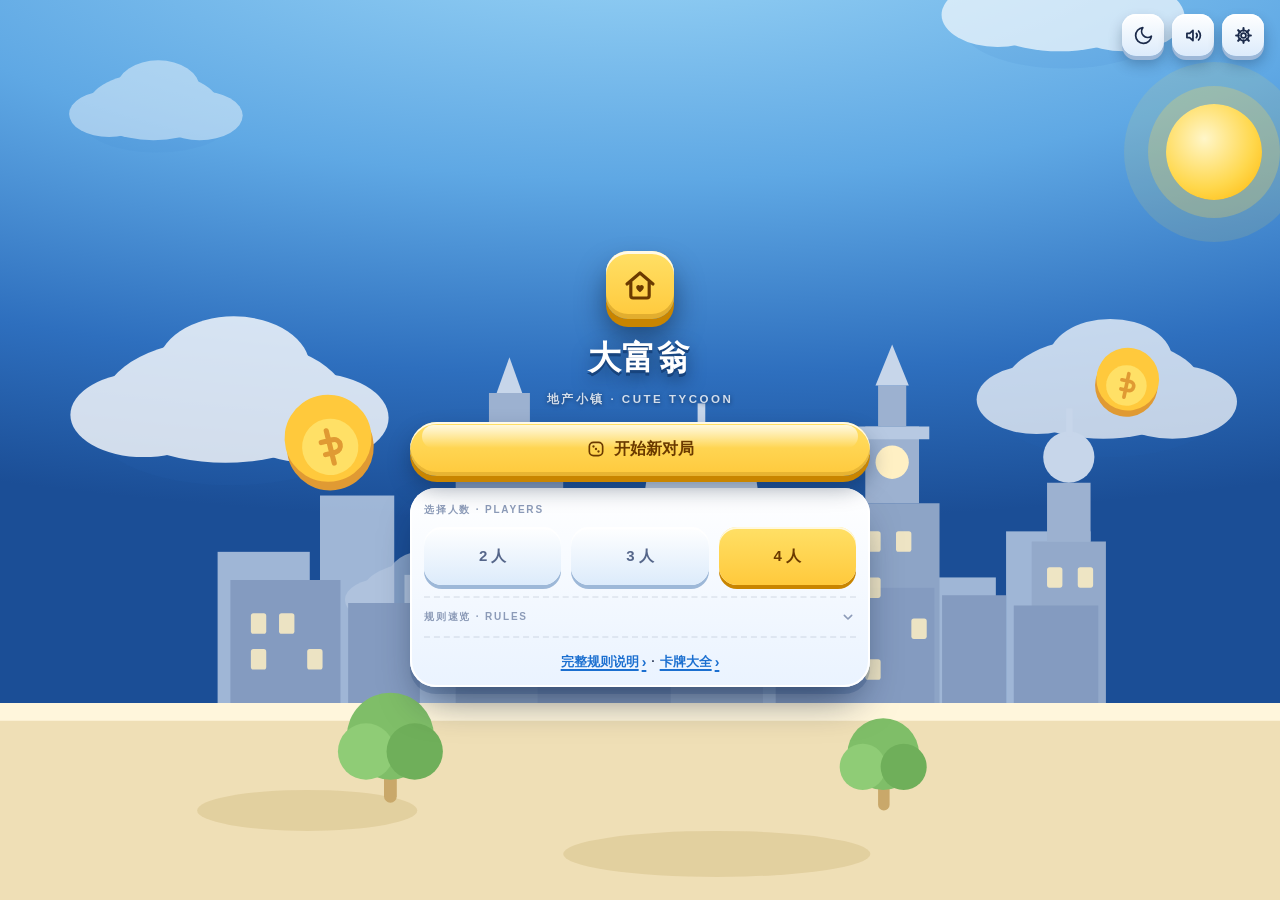
<file: index.html>
<!DOCTYPE html>
<html lang="zh-CN">
<head>
<meta charset="utf-8">
<meta name="viewport" content="width=device-width, initial-scale=1, viewport-fit=cover, maximum-scale=5">
<!-- theme-color 由 js/theme.js 随主题改写（白天 #2E6FBE / 黑夜 #17233C） -->
<meta name="theme-color" content="#2E6FBE">
<meta name="color-scheme" content="light dark">
<meta name="description" content="手机竖屏优先的网页版大富翁：买地、建房、收租、拍卖、抵押、破产，24 格环形棋盘，1 人对战 3 个 AI。纯前端零依赖，打开即玩，可离线。">
<title>大富翁 · 地产小镇</title>
<link rel="canonical" href="https://wnzc.github.io/dafuweng/">

<!-- 分享卡片：微信 / 微博 / Twitter 等抓取的元信息。
     图片是 tools/make-og.mjs 生成的真实对局截图，改完版式重跑即可 -->
<meta property="og:type" content="website">
<meta property="og:site_name" content="大富翁 · 地产小镇">
<meta property="og:locale" content="zh_CN">
<meta property="og:title" content="大富翁 · 地产小镇 — 网页版大富翁，1 人对战 3 个 AI">
<meta property="og:description" content="买地、建房、收租、拍卖、抵押、破产，24 格环形棋盘。手机竖屏优先，纯前端零依赖，打开即玩。">
<meta property="og:url" content="https://wnzc.github.io/dafuweng/">
<meta property="og:image" content="https://wnzc.github.io/dafuweng/assets/og-cover.jpg">
<meta property="og:image:type" content="image/jpeg">
<meta property="og:image:width" content="1200">
<meta property="og:image:height" content="630">
<meta property="og:image:alt" content="大富翁 · 地产小镇：手机上的环形棋盘对局画面">
<meta name="twitter:card" content="summary_large_image">
<meta name="twitter:title" content="大富翁 · 地产小镇 — 网页版大富翁，1 人对战 3 个 AI">
<meta name="twitter:description" content="买地、建房、收租、拍卖、抵押、破产，24 格环形棋盘。手机竖屏优先，纯前端零依赖，打开即玩。">
<meta name="twitter:image" content="https://wnzc.github.io/dafuweng/assets/og-cover.jpg">

<!-- 可安装为应用（PWA）：加到主屏幕后全屏运行，且完全离线可玩 -->
<link rel="manifest" href="manifest.webmanifest">
<meta name="application-name" content="大富翁">
<meta name="mobile-web-app-capable" content="yes">
<meta name="apple-mobile-web-app-capable" content="yes">
<meta name="apple-mobile-web-app-status-bar-style" content="default">
<meta name="apple-mobile-web-app-title" content="大富翁">
<link rel="apple-touch-icon" href="assets/apple-touch-icon.png">

<link rel="icon" href="data:image/svg+xml,%3Csvg xmlns='http://www.w3.org/2000/svg' viewBox='0 0 32 32'%3E%3Cdefs%3E%3ClinearGradient id='g' x1='0' y1='0' x2='0' y2='1'%3E%3Cstop offset='0' stop-color='%236FB6EC'/%3E%3Cstop offset='1' stop-color='%231B4E96'/%3E%3C/linearGradient%3E%3C/defs%3E%3Crect width='32' height='32' rx='7.5' fill='url(%23g)'/%3E%3Ccircle cx='16' cy='16' r='10.4' fill='none' stroke='%23FFFDF4' stroke-width='4.2'/%3E%3Ccircle cx='16' cy='16' r='3.5' fill='%23FFC93C'/%3E%3C/svg%3E">
<!-- 主题必须赶在样式表之前落地，否则首屏会先闪一下白天再变黑 -->
<script src="js/theme.js"></script>
<link rel="stylesheet" href="styles.css">
</head>
<body>

<!-- ============ 背景装饰 ============ -->
<div class="bg" aria-hidden="true">
  <span class="bg__dots"></span>
  <span class="bg__rays"></span>
  <span class="bg__sun"></span>
  <span class="bg__cloud bg__cloud--1"></span>
  <span class="bg__cloud bg__cloud--2"></span>
  <span class="bg__cloud bg__cloud--3"></span>
</div>

<!-- ============ SVG 图标 sprite：2px 圆头描边，圆润造型 ============
     每个图标都必须写成 <symbol viewBox="0 0 24 24">，不能写成 <g>：
     <use> 引 <symbol> 时会把 viewBox 当成缩放盒，把 24 格图形正好铺满引用它的
     <svg class="ico">；而引 <g> 没有 viewBox 可用，图形按 1 单位 = 1px 画在
     21 / 18px 的框里，右边和下边被裁掉一截，视觉上还偏右下。 -->
<svg class="sprite" aria-hidden="true" focusable="false">
  <defs>
    <symbol id="i-go" viewBox="0 0 24 24" fill="none" stroke="currentColor" stroke-width="2" stroke-linecap="round" stroke-linejoin="round"><path d="M4 12h11M11 7.5l4.5 4.5-4.5 4.5"/></symbol>
    <symbol id="i-jail" viewBox="0 0 24 24" fill="none" stroke="currentColor" stroke-width="2" stroke-linecap="round"><path d="M5 5v14M9.7 5v14M14.3 5v14M19 5v14M4 5.2h16M4 18.8h16"/></symbol>
    <symbol id="i-parking" viewBox="0 0 24 24" fill="none" stroke="currentColor" stroke-width="2" stroke-linecap="round" stroke-linejoin="round"><rect x="4" y="4" width="16" height="16" rx="5"/><path d="M9.6 16.8V7.6h3.6a2.9 2.9 0 0 1 0 5.8H9.6"/></symbol>
    <symbol id="i-chance" viewBox="0 0 24 24" fill="none" stroke="currentColor" stroke-width="2" stroke-linecap="round"><path d="M9.4 9.6a2.7 2.7 0 1 1 3.8 2.5c-.8.4-1.2 1-1.2 1.9v.3"/><circle cx="12" cy="17.4" r="1.2" fill="currentColor" stroke="none"/></symbol>
    <symbol id="i-fate" viewBox="0 0 24 24" fill="none" stroke="currentColor" stroke-width="2" stroke-linejoin="round"><path d="M12 3.6l2.2 5.4 5.4 2.2-5.4 2.2L12 18.8l-2.2-5.4L4.4 11.2l5.4-2.2z"/><path d="M18.4 16.6l.8 1.9 1.9.8-1.9.8-.8 1.9-.8-1.9-1.9-.8 1.9-.8z"/></symbol>
    <symbol id="i-tax" viewBox="0 0 24 24" fill="none" stroke="currentColor" stroke-width="2" stroke-linecap="round"><path d="M6.5 17.5L17.5 6.5"/><circle cx="8.4" cy="8.4" r="2.4"/><circle cx="15.6" cy="15.6" r="2.4"/></symbol>
    <symbol id="i-rail" viewBox="0 0 24 24" fill="none" stroke="currentColor" stroke-width="2" stroke-linecap="round" stroke-linejoin="round"><rect x="5" y="4" width="14" height="12.5" rx="4"/><path d="M5.5 9.4h13M9 16.5l-1.6 3M15 16.5l1.6 3"/><circle cx="9.2" cy="13" r="1.1" fill="currentColor" stroke="none"/><circle cx="14.8" cy="13" r="1.1" fill="currentColor" stroke="none"/></symbol>
    <symbol id="i-bolt" viewBox="0 0 24 24" fill="none" stroke="currentColor" stroke-width="2" stroke-linejoin="round"><path d="M13.4 3L6 13.2h4.6L9.4 21 18 10.4h-4.7z"/></symbol>
    <symbol id="i-upgrade" viewBox="0 0 24 24" fill="none" stroke="currentColor" stroke-width="2" stroke-linecap="round" stroke-linejoin="round"><path d="M12 19V6"/><path d="M7 11l5-5 5 5"/><path d="M5 20h14"/></symbol>
    <symbol id="i-house" viewBox="0 0 24 24" fill="none" stroke="currentColor" stroke-width="2" stroke-linejoin="round" stroke-linecap="round"><path d="M3.8 11.4L12 4.4l8.2 7M6.2 10.2v8.6a1.4 1.4 0 0 0 1.4 1.4h8.8a1.4 1.4 0 0 0 1.4-1.4v-8.6"/><path d="M12 16.6c-1-.9-2.4-2-2.4-3.2a1.4 1.4 0 0 1 2.4-1 1.4 1.4 0 0 1 2.4 1c0 1.2-1.4 2.3-2.4 3.2z" fill="currentColor" stroke="none"/></symbol>
    <symbol id="i-dice" viewBox="0 0 24 24" fill="none" stroke="currentColor" stroke-width="2" stroke-linejoin="round"><rect x="4" y="4" width="16" height="16" rx="5"/><circle cx="9" cy="9" r="1.4" fill="currentColor" stroke="none"/><circle cx="15" cy="15" r="1.4" fill="currentColor" stroke="none"/><circle cx="12" cy="12" r="1.4" fill="currentColor" stroke="none"/></symbol>
    <symbol id="i-coin" viewBox="0 0 24 24" fill="none" stroke="currentColor" stroke-width="2" stroke-linecap="round" stroke-linejoin="round"><circle cx="12" cy="12" r="8.4"/><path d="M12 7.4v9.2M9.6 9.9h3.9a1.7 1.7 0 0 1 0 3.4H9.8"/></symbol>
    <symbol id="i-sound" viewBox="0 0 24 24" fill="none" stroke="currentColor" stroke-width="2" stroke-linejoin="round" stroke-linecap="round"><path d="M4.5 9.6h3.1L11.4 6.2v11.6L7.6 14.4H4.5z"/><path d="M15.2 9.5a4 4 0 0 1 0 5M17.8 6.9a7.4 7.4 0 0 1 0 10.2"/></symbol>
    <symbol id="i-mute" viewBox="0 0 24 24" fill="none" stroke="currentColor" stroke-width="2" stroke-linejoin="round" stroke-linecap="round"><path d="M4.5 9.6h3.1L11.4 6.2v11.6L7.6 14.4H4.5z"/><path d="M15 9.9l4.3 4.2M19.3 9.9L15 14.1"/></symbol>
    <symbol id="i-close" viewBox="0 0 24 24" fill="none" stroke="currentColor" stroke-width="2.2" stroke-linecap="round"><path d="M7 7l10 10M17 7L7 17"/></symbol>
    <symbol id="i-list" viewBox="0 0 24 24" fill="none" stroke="currentColor" stroke-width="2" stroke-linecap="round"><path d="M4.5 7h15M4.5 12h15M4.5 17h9"/></symbol>
    <!-- 折叠小三角（首页「规则速览」的把手） -->
    <symbol id="i-chev" viewBox="0 0 24 24" fill="none" stroke="currentColor" stroke-width="2.4" stroke-linecap="round" stroke-linejoin="round"><path d="M6.5 9.5l5.5 5.5 5.5-5.5"/></symbol>
    <symbol id="i-book" viewBox="0 0 24 24" fill="none" stroke="currentColor" stroke-width="2" stroke-linejoin="round" stroke-linecap="round"><path d="M5 5.5A1.5 1.5 0 0 1 6.5 4H17v15.5H6.5A1.5 1.5 0 0 1 5 18z"/><path d="M17 8.5h2.2V20H6.5"/></symbol>
    <!-- 齿轮：外圈 + 轴心 + 8 颗短齿。旧版只有轴心和 8 根细长辐条，缩小后像太阳 -->
    <symbol id="i-gear" viewBox="0 0 24 24" fill="none" stroke="currentColor" stroke-width="2" stroke-linecap="round" stroke-linejoin="round"><circle cx="12" cy="12" r="6"/><circle cx="12" cy="12" r="2.8"/><path stroke-width="2.4" d="M12 3.6v3M12 17.4v3M3.6 12h3M17.4 12h3M5.94 5.94l2.24 2.24M15.82 15.82l2.24 2.24M5.94 18.06l2.24-2.24M15.82 8.18l2.24-2.24"/></symbol>
    <symbol id="i-restart" viewBox="0 0 24 24" fill="none" stroke="currentColor" stroke-width="2" stroke-linecap="round" stroke-linejoin="round"><path d="M19.6 12a7.6 7.6 0 1 1-2.5-5.6"/><path d="M19.6 4.6v4.2h-4.2"/></symbol>
    <!-- 主题切换：轴心 + 八根辐条正好是太阳；月亮用标准的新月缺口造型 -->
    <symbol id="i-sun" viewBox="0 0 24 24" fill="none" stroke="currentColor" stroke-width="2" stroke-linecap="round"><circle cx="12" cy="12" r="3.4"/><path d="M12 3.2v2.6M12 18.2v2.6M4.8 4.8l1.9 1.9M17.3 17.3l1.9 1.9M3.2 12h2.6M18.2 12h2.6M4.8 19.2l1.9-1.9M17.3 6.7l1.9-1.9"/></symbol>
    <symbol id="i-moon" viewBox="0 0 24 24" fill="none" stroke="currentColor" stroke-width="2" stroke-linecap="round" stroke-linejoin="round"><path d="M21 12.79A9 9 0 1 1 11.21 3 7 7 0 0 0 21 12.79z"/></symbol>
    <symbol id="i-crown" viewBox="0 0 24 24" fill="none" stroke="currentColor" stroke-width="2" stroke-linejoin="round" stroke-linecap="round"><path d="M4 17.4l1.6-8.2 4.2 3.4L12 6l2.2 6.6 4.2-3.4 1.6 8.2z"/><path d="M5.4 20.4h13.2"/></symbol>
    <symbol id="i-alert" viewBox="0 0 24 24" fill="none" stroke="currentColor" stroke-width="2" stroke-linejoin="round" stroke-linecap="round"><path d="M12 4.4l8.4 15.2H3.6z"/><path d="M12 10.2v4M12 17.4h.01"/></symbol>
    <symbol id="i-menu" viewBox="0 0 24 24" fill="none" stroke="currentColor" stroke-width="2.2" stroke-linecap="round"><path d="M5 8h14M5 12h14M5 16h14"/></symbol>
    <symbol id="i-x2" viewBox="0 0 24 24" fill="none" stroke="currentColor" stroke-width="2" stroke-linecap="round" stroke-linejoin="round"><path d="M8 19.4V6.4M4.6 9.8L8 6.4l3.4 3.4M16 19.4V6.4M12.6 9.8L16 6.4l3.4 3.4"/></symbol>
    <symbol id="i-cards" viewBox="0 0 24 24" fill="none" stroke="currentColor" stroke-width="2" stroke-linejoin="round"><rect x="3.2" y="7.2" width="11.4" height="13.8" rx="2.2"/><rect x="9.4" y="3" width="11.4" height="13.8" rx="2.2"/></symbol>
    <symbol id="i-cash" viewBox="0 0 24 24" fill="none" stroke="currentColor" stroke-width="2" stroke-linecap="round" stroke-linejoin="round"><rect x="2.8" y="6.6" width="18.4" height="10.8" rx="2.4"/><circle cx="12" cy="12" r="2.6"/><path d="M6.2 9.6v4.8M17.8 9.6v4.8"/></symbol>
    <symbol id="i-heart" viewBox="0 0 24 24" fill="currentColor"><path d="M12 20s-7-4.3-7-9a4 4 0 0 1 7-2.6A4 4 0 0 1 19 11c0 4.7-7 9-7 9z"/></symbol>
  </defs>
</svg>

<div class="app" id="app">

  <header class="hud">
    <!-- 左上角品牌区就是「回首页」：整块做成按钮，键盘 / 读屏都能用 -->
    <button class="brand" id="brand" type="button" title="回到首页">
      <span class="brand__mark" aria-hidden="true">
        <svg class="ico"><use href="#i-house"></use></svg>
      </span>
      <span class="brand__text">
        <b class="brand__name">大富翁</b>
        <span class="brand__sub">地产小镇 · CUTE TYCOON</span>
      </span>
    </button>
    <div class="hud__tools">
      <button class="icon-btn" id="btnSound" type="button" aria-label="音效开关"></button>
      <button class="icon-btn" id="btnMenu" type="button" aria-label="菜单">
        <svg class="ico" aria-hidden="true"><use href="#i-menu"></use></svg>
      </button>
    </div>
  </header>

  <div class="strip" id="strip" role="list" aria-label="玩家"></div>

  <main class="stage">
    <div class="board" id="board">
      <div class="cells" id="cells"></div>
      <div class="hub" id="hub"></div>
      <div class="tokens" id="tokens"></div>
      <div class="fx" id="fx"></div>
    </div>
  </main>

  <!-- 手牌：地图正下方一排三个槽位，空格用虚线框占位 -->
  <div class="handbar" id="handbar">
    <div class="hand" id="hand" role="group" aria-label="道具手牌"></div>
  </div>

  <div class="ticker" id="ticker">
    <p class="ticker__now" id="tickerNow" aria-live="polite">准备开始</p>
    <button class="ticker__more" id="btnLog" type="button" aria-label="查看全部战报">详细</button>
  </div>

  <footer class="dock" id="dock">
    <button class="btn btn--ghost dock__side" id="btnAssets" type="button">
      <svg class="ico" aria-hidden="true"><use href="#i-list"></use></svg>
      <span class="btn__label">资产</span>
    </button>
    <button class="btn btn--primary dock__main" id="btnRoll" type="button" disabled>
      <svg class="ico" aria-hidden="true"><use href="#i-dice"></use></svg>
      <span class="btn__label">掷骰子</span>
    </button>
    <button class="btn btn--ghost dock__side" id="btnRules" type="button">
      <svg class="ico" aria-hidden="true"><use href="#i-book"></use></svg>
      <span class="btn__label">规则</span>
    </button>
  </footer>

</div>

<!-- ============ 首页：开局前的人数与规则直接铺在页面上，不再进游戏就弹底部弹窗 -->
<section class="home" id="home" aria-label="首页" hidden></section>

<div class="sheet-layer" id="sheetLayer" hidden></div>
<div class="toasts" id="toasts" aria-live="polite"></div>

<script src="js/data.js"></script>
<script src="js/audio.js"></script>
<script src="js/engine.js"></script>
<script src="js/ui.js"></script>
<script src="js/main.js"></script>
</body>
</html>
</file>
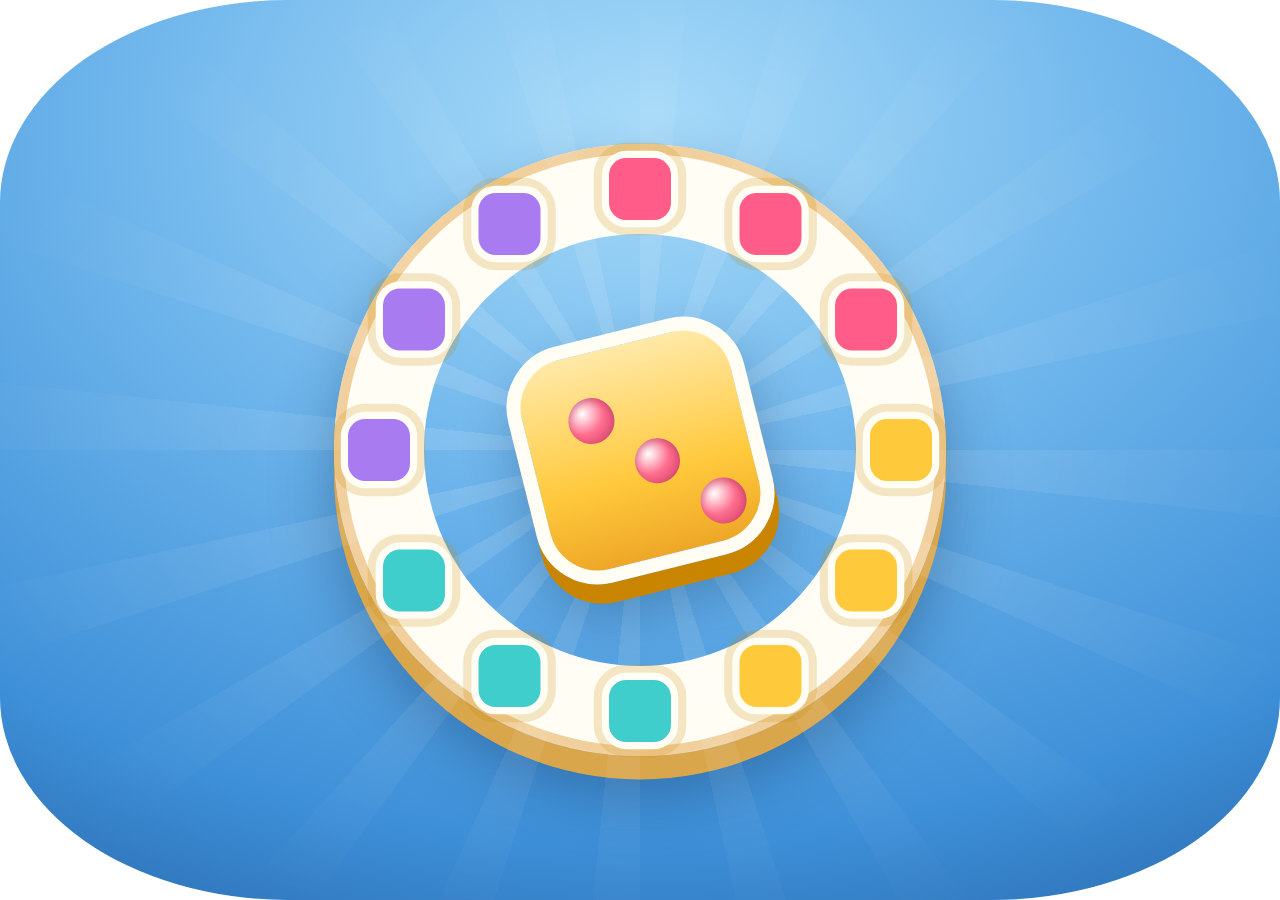
<file: tools/icon.html>
<!DOCTYPE html>
<html lang="zh-CN">
<head>
<meta charset="UTF-8">
<title>大富翁 · 应用图标</title>
<!--
  应用图标版式。由 tools/make-icons.mjs 渲染成 assets/ 下的各个尺寸。
  尺寸全部用 vmin 表达 —— 渲染时视口就等于图标边长，所以 1vmin 正好是图标的 1%，
  同一份 markup 可以渲染成 180 / 192 / 512 而不失真。

  构图：环形棋盘（12 格 · 四组地产色）+ 中心骰子。
  刻意避开「方块棋盘里套一个小房子」那种三层嵌套 —— 主体占满画面，
  缩到 16px 时剩下的仍是「一个带彩色刻度的圆环」，而不是一团糊掉的小方块。

  三种变体（URL 的 hash 切换）：
    #any       带圆角的完整图标 —— 浏览器标签、普通 PWA 图标
    #maskable  满幅背景、图形收进安全区 —— Android 自适应图标
    #apple     满幅方图、图形略大 —— iOS 主屏图标（系统自己切圆角）
  改完版式后重跑：node tools/make-icons.mjs
-->
<style>
  * { margin: 0; padding: 0; box-sizing: border-box; }
  html, body { width: 100%; height: 100%; overflow: hidden; }

  #icon {
    position: relative;
    width: 100%; height: 100%;
    display: flex; align-items: center; justify-content: center;
    border-radius: 22.5%;
    overflow: hidden;
    background:
      radial-gradient(125% 125% at 50% 14%, #A8DBF9 0%, #6FB6EC 32%, #3D8FD8 64%, #16407E 100%);
  }
  /* 中心放射光，和棋盘中央的圆盘同源 */
  #icon::after {
    content: ""; position: absolute; inset: -30%;
    background: repeating-conic-gradient(from 0deg,
      rgba(255,255,255,.15) 0deg 6deg, rgba(255,255,255,0) 6deg 18deg);
    -webkit-mask-image: radial-gradient(closest-side, #000 6%, rgba(0,0,0,.5) 40%, transparent 72%);
            mask-image: radial-gradient(closest-side, #000 6%, rgba(0,0,0,.5) 40%, transparent 72%);
  }

  /* ── 环形棋盘 ──
     注意全局是 border-box，所以 width 就是**外径**：外径 68 − 环宽 10×2 = 内径 48，
     中径半径 (68 + 48) / 4 = 29vmin —— 环上格子的 translateY 必须跟这个数对上。
     外径留到 68 而不是更大，是因为环还有 2.6vmin 的金色厚度和投影，撑满会贴到画布边。 */
  .ring {
    position: absolute; left: 50%; top: 50%;
    width: 68vmin; height: 68vmin;
    margin: -34vmin 0 0 -34vmin;
    border-radius: 50%;
    border: 10vmin solid #FFFDF4;
    box-shadow: 0 2.6vmin 0 #D9A64C, 0 4vmin 7vmin rgba(11,42,84,.38);
  }
  /* 环的外缘一圈金色描线，给纯色环加一点层次 */
  .ring::after {
    content: ""; position: absolute; inset: -10vmin;
    border-radius: 50%;
    box-shadow: inset 0 0 0 1.1vmin rgba(224,154,51,.45);
  }

  /* 环上的 12 格：四组地产色，每组 3 连格 */
  .cells { position: absolute; left: 50%; top: 50%; width: 0; height: 0; z-index: 1; }
  .cell {
    position: absolute; left: 50%; top: 50%;
    width: 6.8vmin; height: 6.8vmin; margin: -3.4vmin 0 0 -3.4vmin;
    border-radius: 1.9vmin;
    box-shadow: 0 0 0 .8vmin #FFFDF4, 0 0 0 1.7vmin rgba(201,133,0,.20);
  }

  /* ── 中心骰子 ── */
  .die {
    position: relative; z-index: 2;
    width: 27vmin; height: 27vmin;
    border-radius: 7vmin;
    background: linear-gradient(180deg, #FFE9A8 0%, #FFC93C 62%, #EEA727 100%);
    border: 1.6vmin solid #FFFDF4;
    box-shadow: 0 2.2vmin 0 #C98500, 0 3.6vmin 6vmin rgba(11,42,84,.30);
    transform: rotate(-14deg);
  }
  .die span {
    position: absolute; width: 5.1vmin; height: 5.1vmin; border-radius: 999px;
    background: radial-gradient(circle at 34% 30%, #fff 0%, #FF6E8E 48%, #C93A66 100%);
    box-shadow: inset 0 .4vmin .8vmin rgba(150,30,66,.35);
  }
  .die span:nth-child(1) { left: 4.9vmin; top: 4.9vmin; }
  .die span:nth-child(2) { left: 10.95vmin; top: 10.95vmin; }
  .die span:nth-child(3) { left: 17vmin; top: 17vmin; }

  /* ── 变体 ── */
  /* Android 自适应图标：只有中间约 80% 的圆是安全区，整体收进来 */
  body[data-variant="maskable"] #icon { border-radius: 0; }
  body[data-variant="maskable"] .ring {
    width: 48vmin; height: 48vmin; margin: -24vmin 0 0 -24vmin;
    border-width: 7.2vmin;
  }
  body[data-variant="maskable"] .ring::after { inset: -7.2vmin; }
  body[data-variant="maskable"] .cell {
    width: 5vmin; height: 5vmin; margin: -2.5vmin 0 0 -2.5vmin;
    border-radius: 1.4vmin;
    box-shadow: 0 0 0 .6vmin #FFFDF4, 0 0 0 1.2vmin rgba(201,133,0,.20);
  }
  body[data-variant="maskable"] .die { width: 20vmin; height: 20vmin; border-radius: 5.2vmin; border-width: 1.2vmin; }
  body[data-variant="maskable"] .die span { width: 3.7vmin; height: 3.7vmin; }
  body[data-variant="maskable"] .die span:nth-child(1) { left: 3.6vmin; top: 3.6vmin; }
  body[data-variant="maskable"] .die span:nth-child(2) { left: 8.15vmin; top: 8.15vmin; }
  body[data-variant="maskable"] .die span:nth-child(3) { left: 12.7vmin; top: 12.7vmin; }

  /* iOS 自己切圆角，所以给满幅方图，图形略放大 */
  body[data-variant="apple"] #icon { border-radius: 0; }
  body[data-variant="apple"] .ring {
    width: 72vmin; height: 72vmin; margin: -36vmin 0 0 -36vmin;
    border-width: 10.5vmin;
  }
  body[data-variant="apple"] .ring::after { inset: -10.5vmin; }
  body[data-variant="apple"] .cell {
    width: 7.2vmin; height: 7.2vmin; margin: -3.6vmin 0 0 -3.6vmin;
    border-radius: 2vmin;
  }
  body[data-variant="apple"] .die { width: 28.5vmin; height: 28.5vmin; border-radius: 7.4vmin; }
  body[data-variant="apple"] .die span { width: 5.2vmin; height: 5.2vmin; }
  body[data-variant="apple"] .die span:nth-child(1) { left: 5.1vmin; top: 5.1vmin; }
  body[data-variant="apple"] .die span:nth-child(2) { left: 11.65vmin; top: 11.65vmin; }
  body[data-variant="apple"] .die span:nth-child(3) { left: 18.2vmin; top: 18.2vmin; }
</style>
</head>
<body data-variant="any">
  <div id="icon">
    <div class="ring"></div>
    <div class="cells" id="cells"></div>
    <div class="die"><span></span><span></span><span></span></div>
  </div>
<script>
  // 沿环的中径均匀铺 12 格，四组地产色各占 3 连格
  // （中径半径随变体不同，所以每格里单独算 translateY）
  var GROUPS = ['#FF5C8A', '#FFC93C', '#3FCECC', '#A97BF0'];

  function layoutCells() {
    var v = document.body.dataset.variant;
    // 中径半径 = (外径 + 内径) / 4，必须和上面每个变体的 border-width 保持一致
    var radius = v === 'maskable' ? 20.4 : (v === 'apple' ? 30.75 : 29);  // vmin
    var host = document.getElementById('cells');
    host.textContent = '';
    for (var i = 0; i < 12; i++) {
      var a = i * 30;
      var d = document.createElement('div');
      d.className = 'cell';
      d.style.background = GROUPS[Math.floor(i / 3) % GROUPS.length];
      d.style.transform = 'rotate(' + a + 'deg) translateY(-' + radius + 'vmin) rotate(' + (-a) + 'deg)';
      host.appendChild(d);
    }
  }

  // hash 决定变体（同文档换 hash 不会重跑 script，所以 make-icons.mjs 里还会显式同步一次）
  var v = (location.hash || '#any').slice(1);
  if (['any', 'maskable', 'apple'].indexOf(v) < 0) v = 'any';
  document.body.dataset.variant = v;
  layoutCells();
</script>
</body>
</html>
</file>
<file: styles.css>
/* ============================================================
   大富翁 · 地产小镇
   3D 手游风设计系统 · 手机优先
   厚立体按钮 / 光泽高光 / 高饱和配色 / 弹跳动效
   ============================================================ */

/* ---------- 1. 令牌 ----------
   颜色分两层：

   · 上层是「角色令牌」—— 天空 / 棋盘 / 面板 / 立体边 / 文字 / 高光 / 阴影。
     白天在 :root，黑夜在 html[data-theme="dark"]，全站 CSS 只引用这一层，
     换主题就等于换这一百来个值。
   · 下层是品牌色（金 / 粉 / 青 / 紫 / 地产分组色）。它们是对局信息的载体
     （地产分组、玩家颜色、房子租金档位），两套主题共用、不随主题变淡。

   阴影与高光用「底色三元组 + 强度倍率」表达：
     rgba(var(--drop-rgb), calc(.3 * var(--shade-boost)))
   白天倍率是 1，所以和改造前一模一样；黑夜把三元组换成黑 / 浅，倍率一并调整。
   这样一百多处阴影不用各写一遍黑夜值。

   主题由 <html data-theme="light|dark"> 决定，值由 JS 写死（含「跟随系统」的解析），
   见 js/theme.js。不给属性时按白天渲染 —— 这个应用没有 JS 本来也跑不起来。 */
:root {
  color-scheme: light;

  /* ---------- 品牌色（两套主题共用） ---------- */
  --gold: #FFC93C;   --gold-edge: #C98500;   --gold-ink: #6B3A00;
  --pink: #FF5C8A;   --pink-edge: #C93A66;   --pink-ink: #4A0F22;
  --orange: #FF8A3D; --orange-edge: #C25A14;
  --lime: #4CD964;   --lime-edge: #2A9B3C;
  --cyan: #35C1F0;   --cyan-edge: #0E7EA8;
  --purple: #A96BFF; --purple-edge: #6E36C9;
  --red: #FF4D4D;    --red-edge: #C42B2B;

  /* 地产分组 */
  --g-a: #FF5C8A;  --g-b: #FF9A3D;  --g-c: #4CD964;
  --g-d: #35C1F0;  --g-e: #A96BFF;
  --g-rail: #8FA6C4; --g-util: #FFC93C;

  /* 地产 / 业主色的兜底值（数据缺失时用） */
  --neutral: #CCC;
  --neutral-2: #DDE6F2;

  /* ---------- 天空 / 背景装饰 ---------- */
  --sky-0: #9FD8F7;
  --sky-1: #5FA8E4;
  --sky-2: #2E6FBE;
  --sky-3: #1B4E96;
  --sun-1: #FFF6C9;
  --sun-2: #FFD84D;
  --sun-3: #FFB300;
  --sun-halo-1: rgba(255, 216, 77, .26);
  --sun-halo-2: rgba(255, 216, 77, .12);
  --cloud-a: #FFFFFF;
  --cloud-b: #E4F2FF;
  --cloud-shadow: rgba(12, 40, 80, .18);
  --rays: rgba(255, 255, 255, .18);
  --home-art: none;              /* 首页背景插画的滤镜：白天不处理 */

  /* ---------- 棋盘 ---------- */
  --board-bg-1: #FFFDF4;
  --board-bg-2: #FFEFC9;
  --frame-1: #FFD98A;
  --frame-2: #E09A33;
  --frame-edge: #A9661A;
  --corner-1: #FFF9E4;
  --corner-2: #FFE9A8;

  /* ---------- 面板 / 控件表面 ---------- */
  --panel-a: #FFFFFF;   /* 立体渐变的上端 */
  --panel-b: #EAF3FF;   /* 普通面板下端 */
  --panel-c: #DCEBFB;   /* 按钮 / 图标按钮下端（偏蓝） */
  --panel-d: #E4EEFB;   /* 分段器 / 次级控件下端 */
  --panel-e: #F4F9FF;   /* 最浅的一档（地契白面） */
  --track-a: #C9D8EA;   /* 凹陷轨迹 */
  --track-b: #A9BDD6;
  --dis-a: #E7EEF8;     /* 禁用面 */
  --dis-b: #CBD9EA;

  /* ---------- 立体边 / 外圈 ---------- */
  --edge: #9DB8D8;
  --edge-2: #B9CDE4;
  --edge-3: #C9D9EC;
  --ring: #FFFFFF;

  /* ---------- 文字 ---------- */
  --ink: #1B2A4A;
  --ink-2: #55668A;
  --ink-3: #8C9BB8;
  --on-sky: #FFFFFF;                       /* 天空上的文字 */
  --on-sky-dim: rgba(255, 255, 255, .8);
  --dis-ink: #7C8DA6;
  --link: #1B6FD0;
  --link-active: #0E4C93;
  --pos: #1E9E4A;                          /* 进账 / 增益 */
  --warn: #B07A00;                         /* 入狱 / 提醒 */
  --gold-text: #8A5A00;                    /* 金色面片上的文字 */
  --gold-text-2: #8A6A00;
  --title-shadow: #17447E;                 /* 首页大标题的立体描边 */
  --num-ink: #1B4E96;                      /* 筹码上的大号金额 */
  --card-ink: #7B4BD6;                     /* 战报里的卡牌类文字 */
  --scrim: rgba(10, 28, 58, .55);          /* 弹层遮罩 */
  --gold-face-a: #FFF8DC;                  /* 轮到自己时点亮的金色牌面 */
  --gold-face-b: #FFE28A;
  --gold-row-a: #FFF9E4;                   /* 地契售价 / 升级询问这类金色面板 */
  --gold-row-b: #FFE9A8;

  /* ---------- 高光 / 阴影的底色与强度 ---------- */
  --white-rgb: 255, 255, 255;
  --hair-rgb: 27, 42, 74;        /* 描边、分隔线 */
  --shade-rgb: 27, 42, 74;       /* 凹影、文字投影 */
  --deep-rgb: 21, 58, 108;       /* 立体边正下方的短影 */
  --drop-rgb: 10, 30, 60;        /* 控件外投影 */
  --night-rgb: 6, 20, 44;        /* 最深的一层投影 */
  --gold-shade-rgb: 140, 90, 0;  /* 金色控件的凹影 */
  --red-shade-rgb: 120, 20, 20;
  --pink-shade-rgb: 120, 20, 50;
  --green-shade-rgb: 20, 80, 20;
  --purple-shade-rgb: 50, 10, 100;
  --cyan-shade-rgb: 10, 80, 110;
  --gloss-boost: 1;              /* 白色高光强度倍率 */
  --shade-boost: 1;              /* 阴影强度倍率 */

  /* 金色点缀：道路光线、筹码角标 */
  --hub-ray: rgba(255, 201, 60, .3);
  --gold-chip: rgba(255, 201, 60, .28);
  --gold-tint: rgba(255, 201, 60, .18);

  --line: rgba(var(--hair-rgb), .14);
  --line-2: rgba(var(--hair-rgb), .08);

  --r-xl: 34px;
  --r-lg: 26px;
  --r-md: 18px;
  --r-sm: 12px;

  --font-round: "Yuanti SC", "Yuanti TC", ui-rounded, "Hiragino Maru Gothic ProN",
                "Quicksand", "Nunito", -apple-system, "PingFang SC", "Microsoft YaHei", sans-serif;
  --font-num: "Quicksand", "Yuanti SC", ui-rounded, "SF Pro Rounded", "Nunito",
              -apple-system, "PingFang SC", "Microsoft YaHei", sans-serif;

  --pop: cubic-bezier(.34, 1.56, .64, 1);
  --soft: cubic-bezier(.22, .68, .36, 1);
  --t-fast: 120ms;
  --t: 220ms;

  --z-tokens: 6;
  --z-fx: 12;
  --z-sheet: 100;
  --z-toast: 200;
}

/* ---------- 1b. 黑夜 ----------
   不是把白天反过来灰掉，而是按「夜里的桌面」重配：天空换成深蓝夜空、太阳换成月亮、
   棋盘换成深色绒面 + 暗金边、卡片换成深板岩面。品牌色与地产分组色原样保留 ——
   夜里也要一眼看出这是哪一组地产、谁占着格子。 */
html[data-theme="dark"] {
  color-scheme: dark;

  --sky-0: #33456B;
  --sky-1: #26375A;
  --sky-2: #17233C;
  --sky-3: #0C1322;
  --sun-1: #FAFCFF;
  --sun-2: #C6D6F0;
  --sun-3: #8CA3C6;
  --sun-halo-1: rgba(170, 200, 255, .13);
  --sun-halo-2: rgba(170, 200, 255, .05);
  --cloud-a: #2E3F60;
  --cloud-b: #23314C;
  --cloud-shadow: rgba(0, 0, 0, .45);
  --rays: rgba(198, 216, 248, .10);
  /* 同一张首页插画压暗成夜景：太阳顺势变成月亮，窗灯还留一点暖色 */
  --home-art: brightness(.4) saturate(.7);

  --board-bg-1: #202B44;
  --board-bg-2: #1A2338;
  --frame-1: #9C7634;
  --frame-2: #6B4D1A;
  --frame-edge: #38270B;
  --corner-1: #2B2A36;
  --corner-2: #35323E;

  --panel-a: #2B3956;
  --panel-b: #1F2A42;
  --panel-c: #22314E;
  --panel-d: #1E2942;
  --panel-e: #1B2436;
  --track-a: #16203A;
  --track-b: #111928;
  --dis-a: #1B2438;
  --dis-b: #131A2B;

  --edge: #121A2B;
  --edge-2: #162034;
  --edge-3: #162034;
  --ring: rgba(255, 255, 255, .13);

  --ink: #E9EFFA;
  --ink-2: #AEBDD6;
  --ink-3: #7A8AA6;
  --on-sky: #FFFFFF;
  --on-sky-dim: rgba(255, 255, 255, .74);
  --dis-ink: #65748E;
  --link: #85B9FF;
  --link-active: #B0D2FF;
  --pos: #5BD98C;
  --warn: #E3B354;
  --gold-text: #F0CB72;
  --gold-text-2: #EAC76E;
  --title-shadow: #04070D;
  --num-ink: #E9EFFA;
  --card-ink: #B79BFF;
  --scrim: rgba(0, 0, 0, .7);
  --gold-face-a: #54430F;
  --gold-face-b: #6E5713;
  --gold-row-a: #3B3418;
  --gold-row-b: #4B4019;

  --hair-rgb: 186, 205, 235;
  --shade-rgb: 0, 0, 0;
  --deep-rgb: 0, 0, 0;
  --drop-rgb: 0, 0, 0;
  --night-rgb: 0, 0, 0;
  --gloss-boost: .16;
  --shade-boost: 1.7;

  --hub-ray: rgba(255, 201, 60, .11);
  --gold-chip: rgba(255, 201, 60, .18);
  --gold-tint: rgba(255, 201, 60, .12);
}

/* ---------- 2. 基础 ---------- */
*, *::before, *::after { box-sizing: border-box; }
html { height: 100%; }

body {
  margin: 0;
  min-height: 100dvh;
  background:
    radial-gradient(140% 70% at 50% -10%, var(--sky-0) 0%, var(--sky-1) 42%, var(--sky-2) 74%, var(--sky-3) 100%);
  background-attachment: fixed;
  color: var(--ink);
  font: 400 16px/1.5 var(--font-round);
  -webkit-font-smoothing: antialiased;
  overscroll-behavior: none;
  -webkit-tap-highlight-color: transparent;
  touch-action: manipulation;
}
body.is-locked { overflow: hidden; }

button { font: inherit; color: inherit; }
.mono { font-family: var(--font-num); font-variant-numeric: tabular-nums; }
.ico { width: 1.15em; height: 1.15em; flex: 0 0 auto; fill: none; }
.sprite { position: absolute; width: 0; height: 0; overflow: hidden; }
:focus-visible { outline: 3px solid var(--gold); outline-offset: 3px; border-radius: 10px; }
.empty { color: var(--ink-3); font-size: 13px; padding: 16px 0; text-align: center; }

.eyebrow {
  margin: 0;
  font-size: 10px;
  font-weight: 900;
  letter-spacing: .18em;
  text-transform: uppercase;
  color: var(--ink-3);
}

/* ---------- 3. 背景装饰 ---------- */
.bg { position: fixed; inset: 0; overflow: hidden; pointer-events: none; z-index: 0; }

.bg__sun {
  position: absolute;
  top: -60px; right: -40px;
  width: 230px; height: 230px;
  border-radius: 50%;
  background: radial-gradient(circle at 40% 36%, var(--sun-1), var(--sun-2) 58%, var(--sun-3));
  box-shadow: 0 0 0 22px var(--sun-halo-1), 0 0 0 52px var(--sun-halo-2);
  animation: bob 8s ease-in-out infinite;
}
.bg__rays {
  position: absolute;
  top: -170px; right: -150px;
  width: 520px; height: 520px;
  border-radius: 50%;
  background: repeating-conic-gradient(from 0deg, var(--rays) 0deg 5deg, transparent 5deg 26deg);
  animation: spin 90s linear infinite;
  mix-blend-mode: soft-light;
}

.bg__cloud {
  position: absolute;
  width: 110px; height: 38px;
  border-radius: 999px;
  background: linear-gradient(180deg, var(--cloud-a), var(--cloud-b));
  box-shadow: 0 10px 20px var(--cloud-shadow);
}
.bg__cloud::before,
.bg__cloud::after {
  content: "";
  position: absolute;
  border-radius: 50%;
  background: inherit;
}
.bg__cloud::before { width: 50px; height: 50px; top: -22px; left: 16px; }
.bg__cloud::after { width: 34px; height: 34px; top: -15px; right: 18px; }
.bg__cloud--1 { top: 9%; left: -130px; animation: drift 52s linear infinite; }
.bg__cloud--2 { top: 26%; left: -130px; transform: scale(.68); animation: drift 68s linear infinite 9s; }
.bg__cloud--3 { top: 58%; left: -130px; transform: scale(.5); opacity: .85; animation: drift 84s linear infinite 24s; }

/* ---------- 4. 骨架 ---------- */
.app {
  position: relative;
  z-index: 1;
  display: grid;
  grid-template-columns: minmax(0, 1fr);
  /* 顶栏 / 玩家条 / 棋盘（吃掉剩余高度，棋盘在里面居中）/ 手牌 / 战报 / 操作坞 */
  grid-template-rows: auto auto minmax(0, 1fr) auto auto auto;
  height: 100dvh;
  max-width: 980px;
  margin-inline: auto;
}
.app > * { min-width: 0; }
.app.is-shake { animation: shake 420ms var(--soft); }

/* ---------- 5. HUD ---------- */
.hud {
  display: flex;
  align-items: center;
  justify-content: space-between;
  gap: 10px;
  padding: max(10px, env(safe-area-inset-top)) 14px 2px;
}

/* 左上角品牌区整块就是「回首页」按钮：清掉按钮默认外观，排版保持不变 */
.brand {
  display: flex; align-items: center; gap: 10px; min-width: 0;
  margin: 0; padding: 0; border: 0; background: none;
  color: inherit; font: inherit; text-align: left; cursor: pointer;
  transition: transform var(--t-fast) var(--pop);
}
.brand:active { transform: scale(.95); }

.brand__mark {
  position: relative;
  width: 44px; height: 44px;
  flex: 0 0 auto;
  display: grid; place-items: center;
  border-radius: 15px;
  background: linear-gradient(180deg, #FFE066, var(--gold));
  box-shadow:
    inset 0 2px 0 rgba(var(--white-rgb), calc(.8 * var(--gloss-boost))),
    inset 0 -4px 0 rgba(var(--gold-shade-rgb), calc(.22 * var(--shade-boost))),
    0 5px 0 var(--gold-edge),
    0 9px 16px rgba(var(--drop-rgb), calc(.35 * var(--shade-boost)));
  color: var(--gold-ink);
  animation: bob 3.6s ease-in-out infinite;
}
.brand__mark::after {
  content: "";
  position: absolute;
  inset: 4px 4px auto 4px;
  height: 42%;
  border-radius: 12px 12px 40% 40%;
  background: linear-gradient(180deg, rgba(var(--white-rgb), calc(.75 * var(--gloss-boost))), rgba(var(--white-rgb), calc(0 * var(--gloss-boost))));
  pointer-events: none;
}
.brand__mark .ico { width: 24px; height: 24px; position: relative; }

.brand__text { display: flex; flex-direction: column; min-width: 0; }
.brand__name {
  font-size: 18px;
  font-weight: 900;
  letter-spacing: .04em;
  line-height: 1.15;
  color: var(--on-sky);
  text-shadow: 0 2px 0 rgba(var(--night-rgb), calc(.8 * var(--shade-boost))), 0 4px 8px rgba(var(--drop-rgb), calc(.5 * var(--shade-boost)));
}
.brand__sub {
  font-size: 9px;
  font-weight: 900;
  letter-spacing: .2em;
  color: var(--on-sky-dim);
}

.hud__tools { display: flex; gap: 9px; flex: 0 0 auto; }

.icon-btn {
  position: relative;
  width: 46px; height: 46px;
  display: grid; place-items: center;
  border: 0;
  border-radius: 16px;
  background: linear-gradient(180deg, var(--panel-a), var(--panel-c));
  color: var(--ink);
  box-shadow:
    inset 0 2px 0 rgba(var(--white-rgb), calc(.9 * var(--gloss-boost))),
    0 4px 0 var(--edge),
    0 8px 14px rgba(var(--drop-rgb), calc(.3 * var(--shade-boost)));
  cursor: pointer;
  transition: transform var(--t-fast) var(--pop), box-shadow var(--t-fast);
}
.icon-btn:active { transform: translateY(4px); box-shadow: inset 0 2px 0 rgba(var(--white-rgb), calc(.7 * var(--gloss-boost))), 0 0 0 var(--edge), 0 2px 5px rgba(var(--drop-rgb), calc(.3 * var(--shade-boost))); }
.icon-btn .ico { width: 21px; height: 21px; }

/* ---------- 6. 玩家条 ---------- */
.strip {
  display: flex;
  gap: 10px;
  /* 底部留出玩家卡投影；overflow-x 会连带裁 y 轴 */
  padding: 8px 14px 18px;
  overflow-x: auto;
  scrollbar-width: none;
  scroll-snap-type: x proximity;
  -webkit-overflow-scrolling: touch;
  /* 两端渐隐（宽度≈横向 padding）：溢出时暗示可以横滑，
     避免卡片在屏边被「切」得像布局错误；不溢出时渐隐区只落在 padding 上 */
  -webkit-mask-image: linear-gradient(90deg, transparent, #000 12px, #000 calc(100% - 12px), transparent);
  mask-image: linear-gradient(90deg, transparent, #000 12px, #000 calc(100% - 12px), transparent);
}
.strip::-webkit-scrollbar { display: none; }

.chip {
  flex: 0 0 auto;
  scroll-snap-align: start;
  position: relative;
  display: grid;
  grid-template-columns: 34px minmax(0, 1fr);
  grid-template-rows: auto auto;
  column-gap: 9px;
  row-gap: 0;
  min-width: 132px;
  padding: 7px 13px 8px 8px;
  text-align: left;
  border: 0;
  border-radius: 18px;
  background: linear-gradient(180deg, var(--panel-a), var(--panel-b));
  box-shadow:
    inset 0 2px 0 rgba(var(--white-rgb), calc(.95 * var(--gloss-boost))),
    0 4px 0 rgba(var(--deep-rgb), calc(.28 * var(--shade-boost))),
    0 9px 16px rgba(var(--drop-rgb), calc(.3 * var(--shade-boost)));
  cursor: pointer;
  transition: transform var(--t-fast) var(--pop), box-shadow var(--t-fast);
}
.chip:active { transform: translateY(4px); box-shadow: 0 0 0 rgba(var(--deep-rgb), calc(.2 * var(--shade-boost))), 0 3px 6px rgba(var(--drop-rgb), calc(.25 * var(--shade-boost))); }
.chip.is-active {
  background: linear-gradient(180deg, var(--gold-row-a), var(--gold-row-b));
  box-shadow:
    inset 0 2px 0 rgba(var(--white-rgb), calc(.95 * var(--gloss-boost))),
    0 0 0 3px var(--gold),
    0 4px 0 var(--gold-edge),
    0 10px 18px rgba(var(--drop-rgb), calc(.35 * var(--shade-boost)));
  animation: wiggle 2.8s ease-in-out infinite;
}
.chip.is-out { opacity: .55; filter: grayscale(.6); }

.chip__dot {
  grid-row: 1 / span 2;
  align-self: center;
  width: 34px; height: 34px;
  border-radius: 12px;
  background:
    radial-gradient(circle at 34% 26%, rgba(var(--white-rgb), calc(.8 * var(--gloss-boost))), rgba(var(--white-rgb), calc(0 * var(--gloss-boost))) 58%),
    var(--c, var(--pink));
  box-shadow: inset 0 -3px 0 rgba(var(--shade-rgb), calc(.2 * var(--shade-boost))), 0 0 0 2.5px var(--ring);
}
.chip.is-active .chip__dot { animation: breath 1.6s ease-in-out infinite; }

.chip__top { display: flex; align-items: center; gap: 5px; min-width: 0; }
.chip__name {
  flex: 0 1 auto;
  min-width: 0;
  font-size: 13px;
  font-weight: 900;
  white-space: nowrap;
  overflow: hidden;
  text-overflow: ellipsis;
  color: var(--ink);
}
/* 手牌数角标：谁手里几张道具，写在名字和 YOU/AI 标签之间 */
.chip__hand {
  flex: 0 0 auto;
  display: inline-flex;
  align-items: center;
  gap: 2px;
  padding: 1px 5px 1px 4px;
  border-radius: 999px;
  background: var(--gold-chip);
  color: var(--gold-text-2);
  font-size: 10.5px;
  font-weight: 900;
  line-height: 1.5;
}
.chip__hand[hidden] { display: none; }
.chip__hand .ico { width: 12px; height: 12px; }
.chip__badge {
  font-size: 9px;
  font-weight: 900;
  letter-spacing: .06em;
  padding: 1px 6px;
  border-radius: 999px;
  background: linear-gradient(180deg, #FFD84D, var(--gold));
  color: var(--gold-ink);
  box-shadow: inset 0 -1.5px 0 rgba(var(--gold-shade-rgb), calc(.3 * var(--shade-boost)));
}
.chip__cash {
  display: flex;
  align-items: center;
  gap: 4px;
  font-family: var(--font-num);
  font-variant-numeric: tabular-nums;
  font-size: 16px;
  font-weight: 900;
  color: var(--num-ink);
  line-height: 1.15;
}
.chip__cash::before {
  content: "";
  width: 13px; height: 13px;
  flex: 0 0 auto;
  border-radius: 50%;
  background: radial-gradient(circle at 35% 30%, #FFF0A8, var(--gold) 60%, #D99A00);
  box-shadow: inset 0 0 0 1.5px #FFF3C4, 0 1px 2px rgba(var(--gold-shade-rgb), calc(.4 * var(--shade-boost)));
}
.chip__meta {
  grid-column: 2;
  font-size: 10px;
  font-weight: 800;
  color: var(--ink-2);
  white-space: nowrap;
  overflow: hidden;
  text-overflow: ellipsis;
}

/* ---------- 7. 棋盘 ---------- */
.stage {
  display: grid;
  place-items: center;
  min-height: 0;
  min-width: 0;
  /* 底部留出棋盘立体边 + 投影；不设 overflow 避免裁切 */
  padding: 2px 12px 28px;
}

.board {
  position: relative;
  width: 100%;
  max-width: 640px;
  aspect-ratio: 1 / 1;
  border: 9px solid transparent;
  border-radius: 38px;
  background:
    linear-gradient(180deg, var(--board-bg-1), var(--board-bg-2)) padding-box,
    linear-gradient(180deg, var(--frame-1), var(--frame-2)) border-box;
  box-shadow:
    0 9px 0 var(--frame-edge),
    0 20px 34px rgba(var(--night-rgb), calc(.45 * var(--shade-boost))),
    inset 0 0 0 2px rgba(var(--white-rgb), calc(.55 * var(--gloss-boost)));
  animation: boardIn 620ms var(--pop) backwards;
}

.cells {
  position: absolute;
  inset: 0;
  display: grid;
  grid-template-columns: repeat(7, 1fr);
  grid-template-rows: repeat(7, 1fr);
  gap: 3px;
}

.cell {
  position: relative;
  display: flex;
  flex-direction: column;
  align-items: center;
  gap: calc(var(--u, 4px) * .4);
  padding: calc(var(--u, 4px) * 2.2) calc(var(--u, 4px) * .4) calc(var(--u, 4px) * .4);
  border: 0;
  border-radius: calc(var(--u, 4px) * 1.6);
  background: linear-gradient(180deg, var(--panel-a), var(--panel-b));
  box-shadow:
    inset 0 -2px 0 rgba(var(--shade-rgb), calc(.07 * var(--shade-boost))),
    inset 0 0 0 1.5px rgba(var(--hair-rgb), .09),
    0 2px 0 rgba(var(--shade-rgb), calc(.1 * var(--shade-boost)));
  text-align: center;
  cursor: pointer;
  overflow: hidden;
  transition: transform var(--t-fast) var(--pop);
  animation: cellIn 460ms var(--pop) backwards;
  animation-delay: calc(var(--i, 0) * 15ms);
}
.cell:active { transform: translateY(2px) scale(.96); }
.cell.is-land { animation: landPop 560ms var(--pop); }
.cell.is-step { animation: stepBump 300ms var(--pop); }

.cell__bar {
  position: absolute;
  top: 0; left: 0; right: 0;
  height: calc(var(--u, 4px) * 1.9);
  background: linear-gradient(180deg, color-mix(in srgb, var(--gc, var(--neutral)) 62%, var(--panel-a)), var(--gc, var(--neutral)));
  box-shadow: inset 0 -1px 0 rgba(var(--shade-rgb), calc(.18 * var(--shade-boost)));
}
.cell__bar::after {
  content: "";
  position: absolute;
  inset: 0 0 55% 0;
  background: linear-gradient(180deg, rgba(var(--white-rgb), calc(.65 * var(--gloss-boost))), rgba(var(--white-rgb), calc(0 * var(--gloss-boost))));
}
.cell.is-mortgaged .cell__bar { filter: grayscale(.85) opacity(.7); }
.cell.is-mortgaged::after {
  content: "";
  position: absolute;
  inset: 0;
  background: repeating-linear-gradient(-45deg, rgba(var(--white-rgb), calc(.8 * var(--gloss-boost))) 0 3px, transparent 3px 8px);
  pointer-events: none;
}

.cell__icon {
  display: grid;
  place-items: center;
  font-size: calc(var(--u, 4px) * 3.4);
  color: var(--gc, var(--pink));
  line-height: 1;
  filter: drop-shadow(0 1px 0 rgba(var(--white-rgb), calc(.9 * var(--gloss-boost))));
}
.cell__icon:empty { display: none; }
.cell__icon .ico { width: 1em; height: 1em; }

.cell__name {
  font-size: calc(var(--u, 4px) * 2.5);
  font-weight: 900;
  line-height: 1.05;
  white-space: nowrap;
  color: var(--ink);
}
.cell__price {
  font-family: var(--font-num);
  font-size: calc(var(--u, 4px) * 2);
  font-weight: 900;
  color: var(--ink-2);
  line-height: 1;
  white-space: nowrap;
}
.cell__price:empty { display: none; }

.cell__houses {
  display: flex;
  gap: calc(var(--u, 4px) * .35);
  justify-content: center;
  align-items: center;
  height: calc(var(--u, 4px) * 1.8);
}
.cell__houses:empty { display: none; }
.h {
  width: calc(var(--u, 4px) * 1.6);
  height: calc(var(--u, 4px) * 1.5);
  border-radius: 45% 45% 30% 30%;
  background: linear-gradient(180deg, #7BE05A, var(--lime));
  box-shadow: inset 0 -1.5px 0 rgba(var(--green-shade-rgb), calc(.3 * var(--shade-boost))), 0 1px 0 rgba(var(--shade-rgb), calc(.15 * var(--shade-boost)));
}
.h--hotel {
  width: calc(var(--u, 4px) * 4);
  height: calc(var(--u, 4px) * 1.8);
  border-radius: 999px;
  background: linear-gradient(180deg, #FFE066, var(--gold));
  box-shadow: inset 0 -2px 0 rgba(var(--gold-shade-rgb), calc(.35 * var(--shade-boost))), 0 1px 0 rgba(var(--shade-rgb), calc(.2 * var(--shade-boost)));
}

.cell__owner {
  position: absolute;
  right: calc(var(--u, 4px) * .6);
  bottom: calc(var(--u, 4px) * .4);
  width: calc(var(--u, 4px) * 3.2);
  height: calc(var(--u, 4px) * 3.2);
  display: grid;
  place-items: center;
  border-radius: 50%;
  background:
    radial-gradient(circle at 34% 26%, rgba(var(--white-rgb), calc(.75 * var(--gloss-boost))), rgba(var(--white-rgb), calc(0 * var(--gloss-boost))) 60%),
    var(--oc, var(--neutral-2));
  color: #FFFFFF;
  font-size: calc(var(--u, 4px) * 1.9);
  font-weight: 900;
  line-height: 1;
  text-shadow: 0 1px 1px rgba(var(--shade-rgb), calc(.55 * var(--shade-boost)));
  box-shadow: 0 0 0 calc(var(--u, 4px) * .4) var(--ring), 0 calc(var(--u, 4px) * .3) calc(var(--u, 4px) * .6) rgba(var(--shade-rgb), calc(.35 * var(--shade-boost)));
}
.cell__owner:empty { display: none; }
.cell.is-owned { background: linear-gradient(180deg, var(--panel-a), color-mix(in srgb, var(--oc, var(--neutral-2)) 22%, var(--panel-a))); }

.cell--corner { background: linear-gradient(180deg, var(--corner-1), var(--corner-2)); }
.cell--corner .cell__bar { height: calc(var(--u, 4px) * 2.2); }

/* ---------- 8. 中心枢纽 ---------- */
.hub {
  position: absolute;
  inset: 14.2857%;
  display: grid;
  place-items: center;
  overflow: hidden;
  border-radius: var(--r-lg);
  background:
    radial-gradient(circle at 50% 12%, rgba(var(--white-rgb), calc(.95 * var(--gloss-boost))), rgba(var(--white-rgb), calc(0 * var(--gloss-boost))) 60%),
    linear-gradient(180deg, var(--panel-a), var(--panel-b));
  box-shadow:
    inset 0 0 0 3px rgba(var(--white-rgb), calc(.9 * var(--gloss-boost))),
    inset 0 0 0 4.5px rgba(var(--hair-rgb), .08),
    0 2px 0 rgba(var(--shade-rgb), calc(.06 * var(--shade-boost)));
}
.hub__rays {
  position: absolute;
  inset: -25%;
  background: repeating-conic-gradient(from 0deg, var(--hub-ray) 0deg 4deg, transparent 4deg 22deg);
  animation: spin 70s linear infinite;
}

.hub__frame {
  position: relative;
  display: flex;
  flex-direction: column;
  align-items: center;
  gap: calc(var(--u, 4px) * 1.4);
  padding: calc(var(--u, 4px) * 2.4) calc(var(--u, 4px) * 3.2) calc(var(--u, 4px) * 2.8);
  border-radius: calc(var(--u, 4px) * 4.5);
  background: linear-gradient(180deg, var(--panel-a), var(--panel-b));
  box-shadow:
    inset 0 2px 0 rgba(var(--white-rgb), calc(.95 * var(--gloss-boost))),
    0 calc(var(--u, 4px) * .8) 0 rgba(var(--deep-rgb), calc(.22 * var(--shade-boost))),
    0 calc(var(--u, 4px) * 2) calc(var(--u, 4px) * 3) rgba(var(--drop-rgb), calc(.25 * var(--shade-boost)));
  animation: bob 4s ease-in-out infinite;
}

.hub__round {
  font-size: calc(var(--u, 4px) * 2.2);
  font-weight: 900;
  letter-spacing: .08em;
  color: var(--ink-2);
}
.hub__round b { font-family: var(--font-num); color: var(--pink); }

.hub__dice { display: flex; justify-content: center; }

.die {
  display: grid;
  grid-template-columns: repeat(3, 1fr);
  grid-template-rows: repeat(3, 1fr);
  width: calc(var(--u, 4px) * 13);
  height: calc(var(--u, 4px) * 13);
  padding: 13%;
  gap: 8%;
  background: linear-gradient(160deg, var(--panel-a), var(--panel-b));
  border-radius: calc(var(--u, 4px) * 3.4);
  box-shadow:
    inset 0 calc(var(--u, 4px) * -.9) 0 rgba(var(--shade-rgb), calc(.1 * var(--shade-boost))),
    inset 0 calc(var(--u, 4px) * .5) 0 rgba(var(--white-rgb), calc(.9 * var(--gloss-boost))),
    0 calc(var(--u, 4px) * .7) 0 rgba(var(--deep-rgb), calc(.25 * var(--shade-boost))),
    0 calc(var(--u, 4px) * 1.4) calc(var(--u, 4px) * 2) rgba(var(--drop-rgb), calc(.25 * var(--shade-boost)));
}
.hub__dice.is-rolling .die { animation: tumble 320ms var(--soft) infinite; }
.hub__dice.is-settled .die { animation: pop 400ms var(--pop); }
.pip { border-radius: 50%; background: transparent; }
.pip.on {
  background: radial-gradient(circle at 35% 30%, #FF8FAE, var(--pink) 65%);
  box-shadow: inset 0 -1px 1px rgba(var(--pink-shade-rgb), calc(.35 * var(--shade-boost)));
}

.hub__who {
  font-size: calc(var(--u, 4px) * 2.7);
  font-weight: 900;
  color: var(--c, var(--ink));
  white-space: nowrap;
}
.hub__pot {
  display: flex;
  align-items: center;
  gap: 4px;
  font-family: var(--font-num);
  font-size: calc(var(--u, 4px) * 2.1);
  font-weight: 900;
  color: var(--ink-3);
  white-space: nowrap;
}
/* 还没掷过骰时（data-v=0）骰子显示一个问号。
   以前这里是一片纯白方块，看着像加载失败；战报另有战报条，不必挤在棋盘中心。 */
.die[data-v="0"] .pip { display: none; }
.die[data-v="0"]::after {
  content: "?";
  grid-area: 1 / 1 / -1 / -1;
  display: grid;
  place-items: center;
  font-family: var(--font-num);
  font-size: calc(var(--u, 4px) * 5.4);
  font-weight: 900;
  color: var(--ink-3);
}

/* ---------- 9. 棋子 ---------- */
.tokens { position: absolute; inset: 0; pointer-events: none; z-index: var(--z-tokens); }

.token {
  position: absolute;
  top: 0; left: 0;
  width: calc(var(--u, 4px) * 7);
  height: calc(var(--u, 4px) * 7);
  margin-left: calc(var(--u, 4px) * -3.5);
  margin-top: calc(var(--u, 4px) * -3.5);
  transform: translate(calc(var(--u, 4px) * var(--tx, 50)), calc(var(--u, 4px) * var(--ty, 50)));
  transition: transform 220ms cubic-bezier(.2, .8, .3, 1);
  will-change: transform;
}
.token.is-active { z-index: 8; }
.token.is-out { opacity: .4; filter: grayscale(.7); }

.token__face {
  display: grid;
  place-items: center;
  width: 100%; height: 100%;
  border-radius: 50% 50% 46% 46%;
  background:
    radial-gradient(circle at 32% 24%, rgba(var(--white-rgb), calc(.9 * var(--gloss-boost))), rgba(var(--white-rgb), calc(0 * var(--gloss-boost))) 56%),
    var(--c, var(--pink));
  color: #FFFFFF;
  font-size: calc(var(--u, 4px) * 3.1);
  font-weight: 900;
  text-shadow: 0 1.5px 0 rgba(var(--shade-rgb), calc(.6 * var(--shade-boost)));
  box-shadow:
    0 0 0 calc(var(--u, 4px) * .55) var(--ring),
    inset 0 calc(var(--u, 4px) * -.9) 0 rgba(var(--shade-rgb), calc(.22 * var(--shade-boost))),
    0 calc(var(--u, 4px) * .7) 0 rgba(var(--deep-rgb), calc(.35 * var(--shade-boost))),
    0 calc(var(--u, 4px) * 1.2) calc(var(--u, 4px) * 1.6) rgba(var(--drop-rgb), calc(.35 * var(--shade-boost)));
}
.token.is-hop .token__face { animation: hop 260ms var(--pop); }
.token.is-active .token__face { animation: breath 1.7s ease-in-out infinite; }

.token__ring { position: absolute; inset: calc(var(--u, 4px) * -1.1); border-radius: 50%; }
.token.is-active .token__ring {
  box-shadow: 0 0 0 calc(var(--u, 4px) * .5) var(--gold);
  animation: ring 1.5s ease-out infinite;
}

/* ---------- 10. 特效层 ---------- */
.fx { position: absolute; inset: 0; z-index: var(--z-fx); pointer-events: none; }

.stamp {
  position: absolute;
  display: grid;
  place-items: center;
  width: calc(var(--u, 4px) * 19);
  height: calc(var(--u, 4px) * 19);
  margin-left: calc(var(--u, 4px) * -9.5);
  margin-top: calc(var(--u, 4px) * -9.5);
  border-radius: 50%;
  background: radial-gradient(circle at 40% 30%, #FFF3C4, var(--gold) 62%, #E09A00);
  color: var(--gold-ink);
  font-size: calc(var(--u, 4px) * 2.5);
  font-weight: 900;
  text-shadow: 0 1px 0 rgba(var(--white-rgb), calc(.7 * var(--gloss-boost)));
  box-shadow: 0 0 0 calc(var(--u, 4px) * .8) var(--ring), 0 calc(var(--u, 4px) * .6) 0 var(--gold-edge), 0 calc(var(--u, 4px) * 1.4) calc(var(--u, 4px) * 2) rgba(var(--drop-rgb), calc(.4 * var(--shade-boost)));
  animation: stampPop 900ms var(--pop) forwards;
}
.stamp.is-out { animation: stampOut 500ms var(--soft) forwards; }
.stamp__ring {
  position: absolute;
  inset: calc(var(--u, 4px) * -2);
  border: calc(var(--u, 4px) * .7) solid var(--ring);
  border-radius: 50%;
  animation: ring 800ms ease-out 1;
}

.float {
  position: absolute;
  transform: translate(-50%, -50%);
  font-family: var(--font-num);
  font-weight: 900;
  font-size: calc(var(--u, 4px) * 3.4);
  color: var(--lime);
  text-shadow:
    0 2px 0 rgba(var(--shade-rgb), calc(.9 * var(--shade-boost))), 0 -2px 0 rgba(var(--shade-rgb), calc(.9 * var(--shade-boost))),
    2px 0 0 rgba(var(--shade-rgb), calc(.9 * var(--shade-boost))), -2px 0 0 rgba(var(--shade-rgb), calc(.9 * var(--shade-boost))),
    0 4px 8px rgba(var(--drop-rgb), calc(.5 * var(--shade-boost)));
  white-space: nowrap;
  animation: floatPop 1250ms var(--pop) forwards;
}
.float--pay { color: #FF6B6B; }

.confetti {
  position: absolute;
  width: 10px; height: 10px;
  margin: -5px 0 0 -5px;
  border-radius: 3px;
  box-shadow: 0 1px 2px rgba(var(--drop-rgb), calc(.3 * var(--shade-boost)));
  animation: confettiFly var(--d, .8s) var(--soft) forwards;
}

.coin-fly {
  position: fixed;
  z-index: var(--z-toast);
  width: 22px; height: 22px;
  margin: -11px 0 0 -11px;
  border-radius: 50%;
  background: radial-gradient(circle at 35% 30%, #FFF6C9, var(--gold) 58%, #D99A00);
  box-shadow: inset 0 0 0 2px #FFF3C4, 0 3px 6px rgba(var(--gold-shade-rgb), calc(.45 * var(--shade-boost)));
  animation: coinFly 720ms var(--soft) forwards;
}

/* ---------- 11. 手牌 + 战报 ---------- */
/* 手牌：棋盘正下方一排固定尺寸的小卡片。刻意不做成按钮 ——
   没有立体边、没有按下下沉，就是一张上图下字的竖版卡片；
   宽度固定、不参与平均分配，右端留白也认。 */
.handbar { padding: 0 14px 8px; }
.handbar[hidden] { display: none; }
.hand { display: flex; gap: 7px; }
.hand__card {
  flex: 0 0 auto;
  width: 46px;
  height: 58px;
  max-width: 100%;
  display: flex;
  flex-direction: column;
  align-items: center;
  justify-content: center;
  gap: 4px;
  padding: 4px 2px;
  border: 0;
  border-radius: 10px;
  background: linear-gradient(180deg, var(--panel-a), var(--panel-b));
  color: var(--ink);
  font: inherit;
  cursor: pointer;
  box-shadow: inset 0 0 0 1px rgba(var(--white-rgb), calc(.9 * var(--gloss-boost))), 0 1px 3px rgba(var(--deep-rgb), calc(.18 * var(--shade-boost)));
  transition: transform var(--t-fast) var(--pop), box-shadow var(--t-fast);
}
.hand__card:active { transform: scale(.93); }
.hand__ico { display: block; color: var(--ink-2); }
.hand__ico .ico { width: 21px; height: 21px; }
.hand__name {
  font-size: 10px;
  font-weight: 800;
  line-height: 1.15;
  letter-spacing: -.02em;
  text-align: center;
  color: var(--ink);
}
/* 空格位：同尺寸的虚线框，不参与点击 */
.hand__card.is-empty {
  border: 2px dashed rgba(var(--hair-rgb), .18);
  background: transparent;
  box-shadow: none;
  cursor: default;
}
/* 轮到自己、还没掷骰：有牌的槽位点亮，点一下即可出牌 */
.hand__card.is-ready {
  background: linear-gradient(180deg, var(--gold-face-a), var(--gold-face-b));
  box-shadow: inset 0 0 0 1.5px rgba(var(--white-rgb), calc(.9 * var(--gloss-boost))), 0 2px 7px rgba(var(--gold-shade-rgb), calc(.24 * var(--shade-boost)));
  animation: handReady 1.9s ease-in-out infinite;
}
.hand__card.is-ready .hand__ico { color: var(--gold-text); }
@keyframes handReady {
  0%, 100% { transform: translateY(0); }
  50% { transform: translateY(-3px); }
}

/* 战报：一行文字 + 「详细」，完整记录走弹窗；没有标题文案 */
.ticker {
  display: flex;
  align-items: center;
  gap: 10px;
  margin: 0 14px 8px;
  padding: 8px 12px;
  border-radius: var(--r-lg);
  background: linear-gradient(180deg, var(--panel-a), var(--panel-b));
  box-shadow:
    inset 0 2px 0 rgba(var(--white-rgb), calc(.95 * var(--gloss-boost))),
    0 4px 0 rgba(var(--deep-rgb), calc(.22 * var(--shade-boost))),
    0 10px 18px rgba(var(--drop-rgb), calc(.28 * var(--shade-boost)));
}
.ticker__now {
  /* 故意单行截断：棋盘边长预算把这一条当定高来算，换行会让棋盘跟着抖 */
  flex: 1 1 auto;
  min-width: 0;
  margin: 0;
  min-height: 19px;
  font-size: 12.5px;
  font-weight: 800;
  line-height: 1.5;
  color: var(--ink-2);
  white-space: nowrap;
  overflow: hidden;
  text-overflow: ellipsis;
}
.ticker__now.is-in { animation: tickerIn 280ms var(--pop); }
@keyframes tickerIn {
  from { transform: translateX(12px); opacity: 0; }
}
.ticker__more {
  flex: 0 0 auto;
  padding: 4px 11px;
  border: 0;
  border-radius: 999px;
  background: linear-gradient(180deg, var(--panel-a), var(--panel-c));
  color: var(--ink-2);
  font-size: 11.5px;
  font-weight: 900;
  cursor: pointer;
  box-shadow: inset 0 1.5px 0 rgba(var(--white-rgb), calc(.95 * var(--gloss-boost))), 0 2px 0 var(--edge-2);
}
.ticker__more:active { transform: translateY(2px); box-shadow: inset 0 1.5px 0 rgba(var(--white-rgb), calc(.8 * var(--gloss-boost))), 0 0 0 var(--edge-2); }

.ticker__item--money, .ticker__item--buy { color: var(--pos); }
.ticker__item--rent, .ticker__item--pay, .ticker__item--danger { color: #E03E3E; }
.ticker__item--jail { color: var(--warn); }
.ticker__item--card { color: var(--card-ink); }
.ticker__item--dice { color: var(--ink-2); }
.ticker__item--build { color: var(--pos); }

/* ---------- 12. 操作坞 ---------- */
.dock {
  display: grid;
  grid-template-columns: 1fr 1.5fr 1fr;
  gap: 10px;
  padding: 6px 14px max(24px, calc(env(safe-area-inset-bottom) + 12px));
}

.btn {
  position: relative;
  min-height: 54px;
  min-width: 0;
  display: inline-flex;
  align-items: center;
  justify-content: center;
  gap: 8px;
  padding: 0 12px;
  border: 0;
  border-radius: 999px;
  background: linear-gradient(180deg, var(--panel-a), var(--panel-c));
  color: var(--ink);
  font-size: 14px;
  font-weight: 900;
  box-shadow:
    inset 0 2px 0 rgba(var(--white-rgb), calc(.95 * var(--gloss-boost))),
    0 5px 0 var(--edge),
    0 10px 18px rgba(var(--drop-rgb), calc(.32 * var(--shade-boost)));
  cursor: pointer;
  overflow: hidden;
  transition: transform var(--t-fast) var(--pop), box-shadow var(--t-fast);
}
.btn::before {
  content: "";
  position: absolute;
  inset: 3px 12px auto 12px;
  height: 42%;
  border-radius: 999px;
  background: linear-gradient(180deg, rgba(var(--white-rgb), calc(.8 * var(--gloss-boost))), rgba(var(--white-rgb), calc(0 * var(--gloss-boost))));
  pointer-events: none;
}
.btn:active { transform: translateY(5px); box-shadow: inset 0 2px 0 rgba(var(--white-rgb), calc(.7 * var(--gloss-boost))), 0 0 0 var(--edge), 0 3px 8px rgba(var(--drop-rgb), calc(.3 * var(--shade-boost))); }
.btn > * { position: relative; }
.btn .ico { width: 18px; height: 18px; }

.btn--primary {
  background: linear-gradient(180deg, #FFE066, var(--gold));
  color: var(--gold-ink);
  box-shadow:
    inset 0 2px 0 rgba(var(--white-rgb), calc(.85 * var(--gloss-boost))),
    inset 0 -4px 0 rgba(var(--gold-shade-rgb), calc(.2 * var(--shade-boost))),
    0 6px 0 var(--gold-edge),
    0 12px 22px rgba(var(--drop-rgb), calc(.4 * var(--shade-boost)));
}
.btn--primary:active { box-shadow: inset 0 2px 0 rgba(var(--white-rgb), calc(.7 * var(--gloss-boost))), 0 1px 0 var(--gold-edge), 0 3px 8px rgba(var(--drop-rgb), calc(.3 * var(--shade-boost))); }

.btn--ghost { background: linear-gradient(180deg, var(--panel-a), var(--panel-c)); }

.btn--danger {
  background: linear-gradient(180deg, #FF8A8A, var(--red));
  color: #FFFFFF;
  text-shadow: 0 2px 0 rgba(var(--red-shade-rgb), calc(.45 * var(--shade-boost)));
  box-shadow:
    inset 0 2px 0 rgba(var(--white-rgb), calc(.55 * var(--gloss-boost))),
    inset 0 -4px 0 rgba(var(--red-shade-rgb), calc(.25 * var(--shade-boost))),
    0 6px 0 var(--red-edge),
    0 12px 22px rgba(var(--drop-rgb), calc(.4 * var(--shade-boost)));
}
.btn--danger:active { box-shadow: inset 0 2px 0 rgba(var(--white-rgb), calc(.45 * var(--gloss-boost))), 0 1px 0 var(--red-edge), 0 3px 8px rgba(var(--drop-rgb), calc(.3 * var(--shade-boost))); }

.btn:disabled, .btn.is-disabled {
  opacity: .5;
  box-shadow: none;
  cursor: not-allowed;
  transform: translateY(5px);
}

.dock__main { min-height: 62px; min-width: 0; }
.dock__main .btn__label { font-size: 17px; letter-spacing: .02em; white-space: nowrap; }
.dock__main .ico { width: 22px; height: 22px; }
.dock__main.is-waiting {
  background: linear-gradient(180deg, var(--dis-a), var(--dis-b));
  color: var(--dis-ink);
  text-shadow: none;
  box-shadow: inset 0 2px 0 rgba(var(--white-rgb), calc(.7 * var(--gloss-boost))), 0 2px 0 rgba(var(--deep-rgb), calc(.18 * var(--shade-boost)));
  transform: translateY(4px);
}
.dock__side { flex-direction: column; gap: 1px; font-size: 11.5px; border-radius: 20px; min-width: 0; }
.dock__side .btn__label { white-space: nowrap; }
.dock__side .ico { width: 20px; height: 20px; }



/* ---------- 13. 弹层 ---------- */
.sheet-layer { position: fixed; inset: 0; z-index: var(--z-sheet); }

.scrim {
  position: absolute;
  inset: 0;
  background: var(--scrim);
  backdrop-filter: blur(5px);
  animation: fade var(--t) var(--soft);
}

.sheet {
  position: absolute;
  left: 0; right: 0; bottom: 0;
  display: flex;
  flex-direction: column;
  max-height: 88dvh;
  /* 底部多留一点，放得下操作按钮的立体边与投影 */
  padding: 6px 0 max(22px, calc(env(safe-area-inset-bottom) + 12px));
  background: linear-gradient(180deg, var(--panel-a), var(--panel-b));
  border-radius: var(--r-xl) var(--r-xl) 0 0;
  box-shadow: 0 -10px 0 rgba(var(--deep-rgb), calc(.18 * var(--shade-boost))), 0 -22px 44px -10px rgba(var(--night-rgb), calc(.6 * var(--shade-boost)));
  transform: translateY(104%);
  transition: transform 380ms var(--pop);
}
.sheet.is-in { transform: translateY(0); }
.sheet.is-out { transform: translateY(104%); }

.sheet__grip {
  width: 50px; height: 6px;
  margin: 4px auto 8px;
  border-radius: 999px;
  background: linear-gradient(180deg, var(--track-a), var(--track-b));
}

.sheet__close {
  position: absolute;
  top: 10px; right: 10px;
  width: 44px; height: 44px;
  display: grid; place-items: center;
  background: linear-gradient(180deg, var(--panel-a), var(--panel-c));
  border: 0;
  border-radius: 15px;
  color: var(--ink-2);
  box-shadow: inset 0 2px 0 rgba(var(--white-rgb), calc(.95 * var(--gloss-boost))), 0 4px 0 var(--edge), 0 8px 14px rgba(var(--drop-rgb), calc(.28 * var(--shade-boost)));
  cursor: pointer;
  transition: transform var(--t-fast) var(--pop), box-shadow var(--t-fast);
}
.sheet__close:active { transform: translateY(4px); box-shadow: 0 0 0 var(--edge), 0 2px 4px rgba(var(--drop-rgb), calc(.25 * var(--shade-boost))); }
.sheet__close .ico { width: 20px; height: 20px; }

.sheet__head { padding: 0 20px 10px; }
.sheet__title {
  margin: 4px 0 0;
  font-size: 26px;
  font-weight: 900;
  letter-spacing: .02em;
  line-height: 1.2;
  color: var(--ink);
}
.sheet__sub { margin: 7px 0 0; font-size: 13.5px; font-weight: 800; color: var(--ink-2); }
.sheet__sub b { color: var(--pink); }

.sheet__body {
  /* 上下留出子项立体边/投影，避免被 overflow 裁切 */
  padding: 6px 20px 12px;
  overflow-y: auto;
  -webkit-overflow-scrolling: touch;
  overscroll-behavior: contain;
}

.sheet__actions {
  display: flex;
  gap: 10px;
  padding: 16px 20px 6px;
  margin-top: 12px;
  border-top: 2px dashed var(--line-2);
}
.sheet__actions .btn { flex: 1 1 0; min-width: 0; }
.sheet__actions .btn__label { overflow: hidden; text-overflow: ellipsis; white-space: nowrap; }
.sheet__actions:empty { display: none; }
.sheet--stack .sheet__actions { flex-direction: column; }
.sheet--stack .sheet__actions .btn { min-height: 52px; }

/* ---------- 14. 地契卡（签名元素） ---------- */
.deed {
  position: relative;
  padding: 0 0 16px;
  border-radius: var(--r-lg);
  background: linear-gradient(180deg, var(--panel-a), var(--panel-e));
  box-shadow:
    inset 0 0 0 2px var(--ring),
    0 5px 0 rgba(var(--deep-rgb), calc(.22 * var(--shade-boost))),
    0 14px 26px -10px rgba(var(--drop-rgb), calc(.4 * var(--shade-boost)));
  overflow: hidden;
  animation: deedFlip 480ms var(--pop);
}
.deed--mini { margin-top: 12px; }
.deed--sheet { margin-bottom: 4px; }

.deed__band {
  display: flex;
  align-items: center;
  gap: 8px;
  padding: 11px 16px;
  background:
    radial-gradient(circle at 50% 0%, rgba(var(--white-rgb), calc(.55 * var(--gloss-boost))), rgba(var(--white-rgb), calc(0 * var(--gloss-boost))) 70%),
    linear-gradient(180deg, color-mix(in srgb, var(--gc, var(--neutral)) 70%, var(--panel-a)), var(--gc, var(--neutral)));
  color: #FFFFFF;
  font-size: 11.5px;
  font-weight: 900;
  letter-spacing: .12em;
  text-transform: uppercase;
  text-shadow: 0 2px 0 rgba(var(--shade-rgb), calc(.45 * var(--shade-boost)));
  box-shadow: inset 0 -3px 0 rgba(var(--shade-rgb), calc(.18 * var(--shade-boost)));
}
.deed__chip {
  width: 15px; height: 15px;
  border-radius: 5px;
  background: var(--panel-a);
  box-shadow: inset 0 -2px 0 rgba(var(--shade-rgb), calc(.2 * var(--shade-boost)));
}

.deed__name {
  margin: 14px 16px 12px;
  padding: 8px 0;
  font-size: 26px;
  font-weight: 900;
  letter-spacing: .08em;
  text-align: center;
  color: var(--ink);
  border-top: 2px dashed var(--line-2);
  border-bottom: 2px dashed var(--line-2);
}
.deed--mini .deed__name { font-size: 22px; }

.deed__price {
  display: flex;
  align-items: center;
  justify-content: space-between;
  gap: 10px;
  margin: 0 16px;
  padding: 9px 12px;
  border-radius: 12px;
  background: linear-gradient(180deg, var(--gold-row-a), var(--gold-row-b));
  box-shadow: inset 0 0 0 1.5px rgba(var(--gold-shade-rgb), calc(.18 * var(--shade-boost)));
  font-size: 13px;
  font-weight: 800;
  color: var(--gold-text);
}
.deed__price b { font-size: 19px; color: var(--gold-text); }
.deed__price--sub { background: linear-gradient(180deg, var(--panel-e), var(--panel-d)); color: var(--ink-2); box-shadow: inset 0 0 0 1.5px rgba(var(--hair-rgb), .1); margin-top: 6px; }
.deed__price--sub b { font-size: 15px; color: var(--ink); }

.deed__table { width: calc(100% - 32px); margin: 12px 16px 0; border-collapse: collapse; font-size: 13.5px; }
.deed__table td {
  padding: 6px 0;
  border-bottom: 2px dotted var(--line-2);
  font-weight: 800;
  color: var(--ink-2);
}
.deed__table td:last-child { text-align: right; font-weight: 900; color: var(--ink); }
.deed__table tr.double td:last-child { color: var(--pos); }
.deed__table tr.hotel td:last-child { color: var(--pink); }

.deed__desc { margin: 12px 16px 0; font-size: 13px; font-weight: 800; line-height: 1.6; color: var(--ink-2); }

.deed__owner {
  display: flex;
  align-items: center;
  gap: 8px;
  margin: 13px 16px 0;
  padding-top: 11px;
  border-top: 2px dashed var(--line-2);
  font-size: 13.5px;
  font-weight: 900;
  color: var(--ink);
}
.deed__owner .dot {
  width: 14px; height: 14px;
  border-radius: 50%;
  background: var(--oc);
  box-shadow: inset 0 -2px 0 rgba(var(--shade-rgb), calc(.2 * var(--shade-boost))), 0 0 0 2px var(--ring);
}
.deed__note { margin: 9px 16px 0; font-size: 11.5px; font-weight: 800; color: var(--ink-2); }

/* ---------- 15. 通知 / 拍卖 / 筹款 / 资产 ---------- */
.stack { display: grid; gap: 10px; }

/* 文档里的行内链接（比如「卡牌大全」）：是个链接的样子，不是按钮 ——
   所以清掉 button 的全部默认外观，只留下划线。 */
.doclink {
  display: inline-flex;
  align-items: center;
  gap: 3px;
  padding: 0;
  border: 0;
  background: none;
  color: var(--link);
  font-family: inherit;
  font-size: 12.5px;
  font-weight: 900;
  text-align: left;
  text-decoration: underline;
  text-underline-offset: 3px;
  text-decoration-thickness: 1.5px;
  cursor: pointer;
}
.doclink i { font-style: normal; font-size: 14px; line-height: 1; }
.doclink:active { color: var(--link-active); }
.start__cards { margin: 12px 0 0; text-align: center; }

.notice {
  display: flex;
  gap: 12px;
  padding: 14px;
  border-radius: var(--r-md);
  background: linear-gradient(180deg, var(--panel-a), var(--panel-b));
  box-shadow: inset 0 2px 0 rgba(var(--white-rgb), calc(.95 * var(--gloss-boost))), 0 4px 0 rgba(var(--deep-rgb), calc(.18 * var(--shade-boost))), 0 10px 18px rgba(var(--drop-rgb), calc(.2 * var(--shade-boost)));
  font-size: 13px;
}
.notice .ico { width: 22px; height: 22px; color: var(--gold); margin-top: 2px; }
.notice b { display: block; font-size: 14.5px; font-weight: 900; margin-bottom: 2px; color: var(--ink); }
.notice p { margin: 0; color: var(--ink-2); font-weight: 800; line-height: 1.55; }
.notice--danger .ico { color: var(--red); }
.notice--jail .ico { color: var(--purple); }

.auction { display: grid; gap: 8px; }
.auction__row {
  display: flex;
  align-items: center;
  justify-content: space-between;
  gap: 10px;
  padding: 11px 14px;
  border-radius: 14px;
  background: linear-gradient(180deg, var(--panel-a), var(--panel-b));
  box-shadow: inset 0 2px 0 rgba(var(--white-rgb), calc(.95 * var(--gloss-boost))), 0 3px 0 rgba(var(--deep-rgb), calc(.16 * var(--shade-boost)));
  font-size: 13px;
  font-weight: 800;
  color: var(--ink-2);
}
.auction__row b { color: var(--ink); font-size: 16px; }

.raise__list, .assets__list { list-style: none; margin: 12px 0 0; padding: 0; }
.raise__list li, .assets__list li {
  display: flex;
  align-items: center;
  justify-content: space-between;
  gap: 8px;
  flex-wrap: wrap;
  padding: 10px 0;
  border-bottom: 2px dotted var(--line-2);
  font-size: 13.5px;
  font-weight: 900;
  color: var(--ink);
}
.raise__name, .assets__name { display: flex; align-items: center; gap: 8px; }
.raise__acts, .assets__acts { display: flex; gap: 7px; flex-wrap: wrap; }
.dot-h { color: var(--pos); font-style: normal; font-size: 12px; font-weight: 900; }
.tag {
  font-style: normal;
  font-size: 10.5px;
  font-weight: 900;
  color: #FFFFFF;
  background: linear-gradient(180deg, #FF8A8A, var(--red));
  border-radius: 999px;
  padding: 1px 8px;
  text-shadow: 0 1px 0 rgba(var(--red-shade-rgb), calc(.4 * var(--shade-boost)));
  box-shadow: inset 0 -2px 0 rgba(var(--red-shade-rgb), calc(.25 * var(--shade-boost)));
}
.swatch { width: 14px; height: 14px; border-radius: 5px; background: var(--gc); box-shadow: inset 0 -2px 0 rgba(var(--shade-rgb), calc(.18 * var(--shade-boost))), 0 0 0 1.5px var(--ring); }

.mini {
  min-height: 44px;
  padding: 0 14px;
  border: 0;
  border-radius: 999px;
  background: linear-gradient(180deg, var(--panel-a), var(--panel-c));
  color: var(--ink);
  font-size: 12.5px;
  font-weight: 900;
  box-shadow: inset 0 2px 0 rgba(var(--white-rgb), calc(.95 * var(--gloss-boost))), 0 4px 0 var(--edge);
  cursor: pointer;
  transition: transform var(--t-fast) var(--pop), box-shadow var(--t-fast);
}
.mini:active { transform: translateY(4px); box-shadow: 0 0 0 var(--edge); }
.mini--tag { box-shadow: none; background: transparent; color: var(--ink-3); display: inline-flex; align-items: center; }
.mini--go {
  background: linear-gradient(180deg, #FFE066, var(--gold));
  color: var(--gold-ink);
  box-shadow: inset 0 2px 0 rgba(var(--white-rgb), calc(.85 * var(--gloss-boost))), 0 4px 0 var(--gold-edge);
  white-space: nowrap;
}
.mini--go:active { box-shadow: 0 0 0 var(--gold-edge); }

.upgrade__hint {
  margin: 0 0 12px;
  font-size: 13px;
  font-weight: 800;
  color: var(--ink-2);
  line-height: 1.5;
}
.upgrade__list {
  list-style: none;
  margin: 0;
  padding: 0 0 6px;
  display: flex;
  flex-direction: column;
  gap: 14px;
}
.upgrade__row {
  display: flex;
  align-items: center;
  justify-content: space-between;
  gap: 12px;
  padding: 12px 14px;
  border-radius: var(--r-md);
  background: linear-gradient(180deg, var(--panel-a), var(--panel-b));
  box-shadow: inset 0 2px 0 rgba(var(--white-rgb), calc(.95 * var(--gloss-boost))), 0 3px 0 rgba(var(--deep-rgb), calc(.16 * var(--shade-boost)));
}
.upgrade__meta {
  display: flex;
  align-items: center;
  gap: 8px;
  min-width: 0;
  flex-wrap: wrap;
}
.upgrade__name {
  font-size: 14px;
  font-weight: 900;
  color: var(--ink);
}
.upgrade__lv {
  width: 100%;
  margin-left: 22px;
  font-size: 12px;
  font-weight: 800;
  color: var(--ink-2);
}
.upgrade__ask {
  margin: 14px 0 0;
  padding: 12px 14px;
  border-radius: var(--r-md);
  background: linear-gradient(180deg, var(--gold-row-a), var(--gold-row-b));
  box-shadow: inset 0 2px 0 rgba(var(--white-rgb), calc(.7 * var(--gloss-boost)));
  font-size: 13.5px;
  font-weight: 800;
  color: var(--gold-text);
  line-height: 1.5;
}

.assets__sum {
  display: grid;
  grid-template-columns: 1fr 1fr;
  gap: 10px;
  margin-top: 14px;
}
.assets__sum > div {
  padding: 11px 14px;
  border-radius: var(--r-md);
  background: linear-gradient(180deg, var(--panel-a), var(--panel-b));
  box-shadow: inset 0 2px 0 rgba(var(--white-rgb), calc(.95 * var(--gloss-boost))), 0 3px 0 rgba(var(--deep-rgb), calc(.16 * var(--shade-boost)));
}
.assets__sum span { display: block; font-size: 11px; font-weight: 900; color: var(--ink-3); }
.assets__sum b { font-size: 16px; color: var(--ink); }
.assets__list li.is-mortgaged .assets__name { color: var(--ink-3); }

/* ---------- 15b. 道具卡 ---------- */
.items { display: grid; gap: 10px; }
.items__lead { margin: 0; font-size: 12.5px; font-weight: 800; color: var(--ink-3); line-height: 1.6; }
.items__spots {
  list-style: none; margin: 0; padding: 0; display: grid; gap: 8px;
  max-height: min(46vh, 340px); overflow-y: auto; -webkit-overflow-scrolling: touch; padding-right: 2px;
}

.items__dice { display: grid; grid-template-columns: repeat(3, 1fr); gap: 8px; }
.items__pip {
  display: grid;
  gap: 1px;
  place-items: center;
  min-height: 58px;
  border: 0;
  border-radius: 16px;
  background: linear-gradient(180deg, #FFE066, var(--gold));
  color: var(--gold-ink);
  font-weight: 900;
  cursor: pointer;
  box-shadow: inset 0 2px 0 rgba(var(--white-rgb), calc(.85 * var(--gloss-boost))), 0 4px 0 var(--gold-edge);
  transition: transform var(--t-fast) var(--pop), box-shadow var(--t-fast);
}
.items__pip:active { transform: translateY(4px); box-shadow: inset 0 2px 0 rgba(var(--white-rgb), calc(.7 * var(--gloss-boost))), 0 0 0 var(--gold-edge); }
.items__pip b { font-size: 19px; }
.items__pip span { font-size: 10.5px; opacity: .75; }

.items__spot {
  width: 100%;
  display: flex;
  align-items: center;
  justify-content: space-between;
  gap: 10px;
  padding: 9px 12px;
  border: 0;
  border-radius: 14px;
  background: linear-gradient(180deg, var(--panel-a), var(--panel-b));
  text-align: left;
  cursor: pointer;
  font-weight: 900;
  font-size: 13px;
  color: var(--ink);
  box-shadow: inset 0 2px 0 rgba(var(--white-rgb), calc(.95 * var(--gloss-boost))), 0 3px 0 var(--edge-3);
}
.items__spot:active { transform: translateY(3px); box-shadow: inset 0 2px 0 rgba(var(--white-rgb), calc(.8 * var(--gloss-boost))), 0 0 0 var(--edge-3); }
.items__spot:disabled { opacity: .5; cursor: default; }
.items__spot-name { display: flex; align-items: center; gap: 7px; min-width: 0; }
.items__spot-tag { flex: none; font-size: 11px; font-weight: 900; color: var(--ink-3); }

.tabs { display: flex; gap: 8px; overflow-x: auto; scrollbar-width: none; padding: 4px 0 2px; }
.tabs::-webkit-scrollbar { display: none; }
.tab {
  flex: 0 0 auto;
  display: inline-flex;
  align-items: center;
  gap: 7px;
  min-height: 44px;
  padding: 0 15px;
  border: 0;
  border-radius: 999px;
  background: linear-gradient(180deg, var(--panel-a), var(--panel-c));
  color: var(--ink-2);
  font-size: 13px;
  font-weight: 900;
  box-shadow: inset 0 2px 0 rgba(var(--white-rgb), calc(.95 * var(--gloss-boost))), 0 4px 0 var(--edge);
  cursor: pointer;
  transition: transform var(--t-fast) var(--pop), box-shadow var(--t-fast);
}
.tab:active { transform: translateY(4px); box-shadow: 0 0 0 var(--edge); }
.tab .dot { width: 11px; height: 11px; border-radius: 50%; background: var(--c); box-shadow: 0 0 0 1.5px var(--ring); }
.tab.is-on {
  background: linear-gradient(180deg, color-mix(in srgb, var(--c) 70%, var(--panel-a)), var(--c));
  color: #FFFFFF;
  text-shadow: 0 1.5px 0 rgba(var(--shade-rgb), calc(.5 * var(--shade-boost)));
  box-shadow: inset 0 2px 0 rgba(var(--white-rgb), calc(.5 * var(--gloss-boost))), 0 4px 0 rgba(var(--shade-rgb), calc(.3 * var(--shade-boost)));
}

/* ---------- 16. 战报 / 规则 / 设置 ---------- */
.loglist { list-style: none; margin: 0; padding: 0; }
.loglist__row {
  display: flex;
  gap: 10px;
  padding: 10px 0;
  border-bottom: 2px dotted var(--line-2);
  font-size: 13px;
  font-weight: 800;
  line-height: 1.55;
  color: var(--ink-2);
}
.loglist__r { font-family: var(--font-num); font-size: 11px; font-weight: 900; color: var(--ink-3); flex: 0 0 auto; padding-top: 2px; }
.loglist__row--money, .loglist__row--buy { color: var(--pos); }
.loglist__row--rent, .loglist__row--pay, .loglist__row--danger { color: #E03E3E; }
.loglist__row--jail { color: var(--warn); }
.loglist__row--card { color: var(--card-ink); }
.loglist__row--skill { color: #0E7EA8; }

.rules h3 {
  margin: 18px 0 6px;
  font-size: 15px;
  font-weight: 900;
  color: var(--pink);
}
.rules h3:first-child { margin-top: 4px; }
.rules p { margin: 0; font-size: 13.5px; font-weight: 800; line-height: 1.7; color: var(--ink-2); }

.settings .row {
  display: flex;
  align-items: center;
  justify-content: space-between;
  gap: 12px;
  padding: 12px 0;
  border-bottom: 2px dotted var(--line-2);
  font-size: 14.5px;
  font-weight: 900;
  color: var(--ink);
}
.settings .row--wide { border-bottom: 0; padding-top: 18px; }
.btn--wide { width: 100%; }

.switch {
  position: relative;
  width: 60px; height: 34px;
  border: 0;
  border-radius: 999px;
  background: linear-gradient(180deg, var(--track-a), var(--track-b));
  box-shadow: inset 0 3px 6px rgba(var(--drop-rgb), calc(.28 * var(--shade-boost)));
  cursor: pointer;
  transition: background var(--t) var(--soft);
}
.switch::after {
  content: "";
  position: absolute;
  top: 3px; left: 3px;
  width: 28px; height: 28px;
  border-radius: 50%;
  background: linear-gradient(180deg, var(--panel-a), var(--panel-d));
  box-shadow: 0 3px 0 rgba(var(--deep-rgb), calc(.3 * var(--shade-boost))), inset 0 2px 0 rgba(var(--white-rgb), calc(.95 * var(--gloss-boost)));
  transition: transform var(--t) var(--pop);
}
.switch.is-on { background: linear-gradient(180deg, #7BE05A, var(--lime)); }
.switch.is-on::after { transform: translateX(26px); }

.seg { display: flex; gap: 6px; }
.seg button {
  min-height: 42px;
  padding: 0 15px;
  border: 0;
  border-radius: 999px;
  background: linear-gradient(180deg, var(--panel-a), var(--panel-c));
  color: var(--ink-2);
  font-size: 13px;
  font-weight: 900;
  box-shadow: inset 0 2px 0 rgba(var(--white-rgb), calc(.95 * var(--gloss-boost))), 0 4px 0 var(--edge);
  cursor: pointer;
  transition: transform var(--t-fast) var(--pop), box-shadow var(--t-fast);
}
.seg button:active { transform: translateY(4px); box-shadow: 0 0 0 var(--edge); }
.seg button.is-on {
  background: linear-gradient(180deg, #FFE066, var(--gold));
  color: var(--gold-ink);
  box-shadow: inset 0 2px 0 rgba(var(--white-rgb), calc(.8 * var(--gloss-boost))), 0 4px 0 var(--gold-edge);
}
.seg--big { display: grid; grid-template-columns: repeat(3, 1fr); gap: 10px; margin: 14px 0 6px; }
.seg--big button { min-height: 58px; font-size: 15px; border-radius: 18px; }

.menu { display: grid; gap: 10px; }
.menu__item {
  display: flex;
  align-items: center;
  gap: 13px;
  min-height: 58px;
  padding: 0 16px;
  border: 0;
  border-radius: var(--r-md);
  background: linear-gradient(180deg, var(--panel-a), var(--panel-d));
  color: var(--ink);
  font-size: 14.5px;
  font-weight: 900;
  text-align: left;
  box-shadow: inset 0 2px 0 rgba(var(--white-rgb), calc(.95 * var(--gloss-boost))), 0 5px 0 rgba(var(--deep-rgb), calc(.22 * var(--shade-boost))), 0 10px 18px rgba(var(--drop-rgb), calc(.2 * var(--shade-boost)));
  cursor: pointer;
  transition: transform var(--t-fast) var(--pop), box-shadow var(--t-fast);
}
.menu__item:active { transform: translateY(5px); box-shadow: 0 0 0 rgba(var(--deep-rgb), calc(.2 * var(--shade-boost))); }
.menu__item .ico { width: 21px; height: 21px; color: var(--pink); }

/* ---------- 17. 开局 / 结算 ---------- */
.start__lead { margin: 0; font-size: 13.5px; font-weight: 800; color: var(--ink-2); }
.start__hint { list-style: none; margin: 14px 0 0; padding: 0; display: grid; gap: 9px; }
.start__hint li {
  display: flex;
  align-items: center;
  gap: 10px;
  padding: 10px 13px;
  border-radius: 14px;
  background: linear-gradient(180deg, var(--panel-a), var(--panel-b));
  box-shadow: inset 0 2px 0 rgba(var(--white-rgb), calc(.95 * var(--gloss-boost))), 0 3px 0 rgba(var(--deep-rgb), calc(.16 * var(--shade-boost)));
  font-size: 12.5px;
  font-weight: 900;
  color: var(--ink-2);
}
.start__hint .ico { width: 18px; height: 18px; color: var(--lime); flex: 0 0 auto; }

/* ---------- 18. 首页（开局前） ----------
   以前进游戏直接弹一张底部 sheet；现在改成整页的首页：品牌、按钮、人数、规则全铺在
   页面上。`.home` 是固定覆盖层，盖在游戏本体之上 —— 棋盘照常在后面先建好、量好尺寸，
   点「开始」只是把它淡出，不参与棋盘的高度预算，也不会顶出布局。

   版面自上而下是「品牌 → 操作按钮 → 人数 / 规则面板」，按钮正好落在页面中间，
   规则收进 <details> 可折叠；整块居中，矮屏就整体滚动。
   背景是 assets/home-bg.svg 那张贴底插画，黑夜主题用 filter 压暗成夜景。 */
.home {
  position: fixed;
  inset: 0;
  z-index: 90;
  display: grid;
  grid-template-rows: minmax(0, 1fr);
  justify-items: center;
  background: radial-gradient(140% 68% at 50% -10%, var(--sky-0) 0%, var(--sky-1) 44%, var(--sky-2) 76%, var(--sky-3) 100%);
  animation: fade var(--t) var(--soft);
  transition: opacity 240ms var(--soft);
}
.home[hidden] { display: none; }
.home.is-out { opacity: 0; pointer-events: none; }

/* 背景插画贴在底边：竖屏横向裁切、横屏纵向裁切都能留住城市天际线，
   天空那截留给 .home 自己的 --sky-* 渐变。
   z-index -1 是为了待在面板 / 按钮下面 —— 定位伪元素默认会盖住后面那些非定位内容。 */
.home::before {
  content: "";
  position: absolute;
  inset: 0;
  z-index: -1;
  background: url("../assets/home-bg.svg") center bottom / cover no-repeat;
  filter: var(--home-art);
  transition: filter var(--t) var(--soft);
  pointer-events: none;
}

.home__scroll {
  width: 100%;
  min-height: 0;
  display: flex;
  flex-direction: column;
  overflow-y: auto;
  overscroll-behavior: contain;
  -webkit-overflow-scrolling: touch;
  /* 顶部让开固定的音效 / 设置按钮 */
  padding: 54px 20px max(20px, calc(env(safe-area-inset-bottom) + 12px));
}
.home__inner {
  width: min(460px, 100%);
  margin: auto;              /* 内容不足一屏时居中，超出则从顶部开始并滚动 */
  display: flex;
  flex-direction: column;
  gap: 12px;
}

/* 音效 / 设置：固定在右上角；用 fixed 是为了内容滚动时它不跟着一起滚走 */
.home__top {
  position: fixed;
  top: max(14px, env(safe-area-inset-top));
  right: 16px;
  z-index: 1;
  display: flex;
  gap: 8px;
}
.home__top .icon-btn { width: 42px; height: 42px; border-radius: 14px; }

/* 太阳 / 月亮：和游戏页的 .bg__sun 共用一套 --sun-* 令牌，所以白天是暖金太阳、
   黑夜自动变冷色月亮，不用为插画准备两张图。同样 z-index -1 待在内容下面。 */
.home__sun {
  position: absolute;
  top: 104px;
  right: 18px;
  z-index: -1;
  width: 96px; height: 96px;
  border-radius: 50%;
  background: radial-gradient(circle at 40% 36%, var(--sun-1), var(--sun-2) 58%, var(--sun-3));
  box-shadow: 0 0 0 18px var(--sun-halo-1), 0 0 0 42px var(--sun-halo-2);
  animation: bob 8s ease-in-out infinite;
  pointer-events: none;
}

.home__hero { display: grid; justify-items: center; gap: 8px; text-align: center; padding: 4px 0 2px; }
.home__mark {
  width: 68px; height: 68px;
  display: grid; place-items: center;
  border-radius: 22px;
  background: linear-gradient(180deg, #FFE066, var(--gold));
  color: var(--gold-ink);
  box-shadow:
    inset 0 3px 0 rgba(var(--white-rgb), calc(.85 * var(--gloss-boost))),
    inset 0 -5px 0 rgba(var(--gold-shade-rgb), calc(.25 * var(--shade-boost))),
    0 8px 0 var(--gold-edge),
    0 18px 28px rgba(var(--night-rgb), calc(.5 * var(--shade-boost)));
  animation: bob 3.6s ease-in-out infinite;
}
.home__mark .ico { width: 38px; height: 38px; }
.home__title {
  margin: 6px 0 0;
  font-size: 33px;
  font-weight: 900;
  letter-spacing: .06em;
  color: var(--on-sky);
  text-shadow: 0 3px 0 var(--title-shadow), 0 3px 0 var(--title-shadow), 0 7px 18px rgba(var(--night-rgb), calc(.55 * var(--shade-boost)));
}
.home__sub {
  margin: 0;
  font-size: 11.5px;
  font-weight: 900;
  letter-spacing: .22em;
  text-transform: uppercase;
  color: var(--on-sky-dim);
  /* 背景插画里可能正好压着一朵白云，白字得有一层软阴影才读得清 */
  text-shadow: 0 1px 4px rgba(var(--night-rgb), calc(.55 * var(--shade-boost)));
}

.home__panel {
  padding: 14px;
  border-radius: var(--r-lg);
  background: linear-gradient(180deg, var(--panel-a), var(--panel-b));
  box-shadow: inset 0 0 0 2px var(--ring), 0 7px 0 rgba(var(--deep-rgb), calc(.22 * var(--shade-boost))), 0 22px 40px -14px rgba(var(--night-rgb), calc(.65 * var(--shade-boost)));
}
.home__sect + .home__sect { margin-top: 11px; padding-top: 11px; border-top: 2px dashed var(--line-2); }
.home__label {
  margin: 0 0 10px;
  font-size: 10px;
  font-weight: 900;
  letter-spacing: .18em;
  text-transform: uppercase;
  color: var(--ink-3);
}
.home__sect .seg--big { margin: 0; }
.home__sect .start__hint { margin: 0; gap: 7px; }
.home__sect .start__hint li { padding: 8px 12px; }

/* 规则速览的折叠把手：<summary> 长得和 .home__label 一样，右边挂个会翻面的小三角 */
.home__fold > summary {
  display: flex;
  align-items: center;
  justify-content: space-between;
  gap: 8px;
  margin: 0;
  cursor: pointer;
  list-style: none;
}
.home__fold > summary::-webkit-details-marker { display: none; }
.home__fold > summary .ico {
  width: 16px; height: 16px;
  color: var(--ink-3);
  transition: transform var(--t) var(--pop);
}
.home__fold[open] > summary { margin-bottom: 10px; }
.home__fold[open] > summary .ico { transform: rotate(180deg); }
/* 展开时内容轻轻落下来；收起是瞬时的（<details> 的内容高度没法原生过渡） */
.home__fold[open] .start__hint { animation: foldIn var(--t) var(--soft); }

.home__cards {
  margin: 11px 0 0;
  padding-top: 11px;
  border-top: 2px dashed var(--line-2);
  text-align: center;
}

/* 操作按钮夹在品牌与面板之间，所以「按钮落在页面中间」是版面自然的结果 */
.home__actions { display: grid; gap: 8px; }
.home__actions .btn { min-height: 54px; font-size: 16px; }
/* 首页按钮的标签比 .btn 默认大一号，图标跟着回到同样的比例 */
.home__actions .btn .ico { width: 20px; height: 20px; }

/* 矮屏（含横屏）上规则那截会被切断，底部渐隐一点，提示还能往下滚。
   高屏不会滚，也就不会把面板下边缘糊掉。 */
@media (max-height: 800px) {
  .home__scroll {
    -webkit-mask-image: linear-gradient(180deg, #000 calc(100% - 22px), transparent);
    mask-image: linear-gradient(180deg, #000 calc(100% - 22px), transparent);
  }
}

.result { text-align: center; }
.result__crown { color: var(--gold); animation: bob 2.4s ease-in-out infinite; }
.result__crown .ico { width: 44px; height: 44px; filter: drop-shadow(0 3px 0 rgba(var(--gold-shade-rgb), calc(.5 * var(--shade-boost)))); }
.result__win { margin: 10px 0 16px; font-size: 15px; font-weight: 900; color: var(--ink-2); }
.result__win b {
  display: inline-block;
  padding: 3px 14px;
  border-radius: 999px;
  background: linear-gradient(180deg, color-mix(in srgb, var(--c) 70%, var(--panel-a)), var(--c));
  color: #FFFFFF;
  font-size: 19px;
  text-shadow: 0 2px 0 rgba(var(--shade-rgb), calc(.5 * var(--shade-boost)));
  box-shadow: inset 0 2px 0 rgba(var(--white-rgb), calc(.5 * var(--gloss-boost))), 0 3px 0 rgba(var(--shade-rgb), calc(.25 * var(--shade-boost)));
}
.result__list { list-style: none; margin: 0; padding: 0 0 6px; text-align: left; }
.result__list li {
  display: grid;
  grid-template-columns: 28px minmax(0, 1fr) auto auto;
  align-items: center;
  gap: 10px;
  padding: 11px 13px;
  margin-bottom: 12px;
  border-radius: var(--r-md);
  background: linear-gradient(180deg, var(--panel-a), var(--panel-b));
  box-shadow: inset 0 2px 0 rgba(var(--white-rgb), calc(.95 * var(--gloss-boost))), 0 4px 0 rgba(var(--deep-rgb), calc(.18 * var(--shade-boost)));
  font-size: 13.5px;
  font-weight: 900;
  color: var(--ink);
}
.result__rank { font-family: var(--font-num); font-weight: 900; color: var(--pink); font-size: 16px; }
.result__name { display: flex; align-items: center; gap: 8px; }
.result__name .dot { width: 13px; height: 13px; border-radius: 50%; background: var(--c); box-shadow: inset 0 -2px 0 rgba(var(--shade-rgb), calc(.2 * var(--shade-boost))), 0 0 0 1.5px var(--ring); }
.result__worth { color: var(--pos); }
.result__tag { font-size: 11px; font-weight: 900; color: var(--ink-3); }

/* ---------- 18. 卡牌浮层 ---------- */
.cardfx {
  position: absolute;
  left: 50%; top: 50%;
  width: min(78%, 272px);
  transform: translate(-50%, -50%) scale(.7) rotate(-6deg);
  opacity: 0;
  transition: transform 420ms var(--pop), opacity 240ms var(--soft);
  pointer-events: auto;
}
.cardfx.is-in { transform: translate(-50%, -50%) scale(1) rotate(0); opacity: 1; }
.cardfx.is-out { transform: translate(-50%, -50%) scale(.9); opacity: 0; }

.cardfx__inner {
  padding: 0 0 18px;
  border-radius: var(--r-lg);
  background: linear-gradient(180deg, var(--panel-a), var(--panel-e));
  text-align: center;
  overflow: hidden;
  box-shadow: inset 0 0 0 2px var(--ring), 0 6px 0 rgba(var(--deep-rgb), calc(.22 * var(--shade-boost))), 0 18px 30px -12px rgba(var(--drop-rgb), calc(.5 * var(--shade-boost)));
}
.cardfx__band {
  padding: 10px 14px;
  background: linear-gradient(180deg, #FFE066, var(--gold));
  color: var(--gold-ink);
  font-size: 11.5px;
  font-weight: 900;
  letter-spacing: .18em;
  box-shadow: inset 0 -3px 0 rgba(var(--gold-shade-rgb), calc(.22 * var(--shade-boost)));
}
.cardfx--fate .cardfx__band { background: linear-gradient(180deg, #C79BFF, var(--purple)); color: #FFFFFF; text-shadow: 0 1.5px 0 rgba(var(--purple-shade-rgb), calc(.45 * var(--shade-boost))); box-shadow: inset 0 -3px 0 rgba(var(--purple-shade-rgb), calc(.25 * var(--shade-boost))); }
.cardfx--skill .cardfx__band { background: linear-gradient(180deg, #8FE0FB, var(--cyan)); color: #06374A; box-shadow: inset 0 -3px 0 rgba(var(--cyan-shade-rgb), calc(.25 * var(--shade-boost))); }
.cardfx__text { margin: 16px 16px 10px; font-size: 16px; font-weight: 900; line-height: 1.55; color: var(--ink); }
.cardfx__who { margin: 0; font-size: 11.5px; font-weight: 900; color: var(--ink-3); }
.cardfx__btn { width: calc(100% - 32px); margin: 14px 16px 0; min-height: 48px; }

/* ---------- 19. Toast ---------- */
.toasts {
  position: fixed;
  left: 50%;
  bottom: calc(100px + env(safe-area-inset-bottom));
  transform: translateX(-50%);
  z-index: var(--z-toast);
  display: grid;
  gap: 8px;
  width: min(88vw, 420px);
  pointer-events: none;
}
.toast {
  padding: 12px 18px;
  border-radius: 999px;
  background: linear-gradient(180deg, var(--panel-a), var(--panel-d));
  box-shadow: inset 0 2px 0 rgba(var(--white-rgb), calc(.95 * var(--gloss-boost))), 0 4px 0 rgba(var(--deep-rgb), calc(.2 * var(--shade-boost))), 0 10px 18px rgba(var(--drop-rgb), calc(.25 * var(--shade-boost)));
  font-size: 13.5px;
  font-weight: 900;
  color: var(--ink);
  text-align: center;
  animation: toastIn 320ms var(--pop);
}
.toast--danger { color: #D62B2B; }
.toast.is-out { animation: toastOut 300ms var(--soft) forwards; }

/* ---------- 20. 动画 ---------- */
@keyframes spin { to { transform: rotate(360deg); } }
@keyframes fade { from { opacity: 0; } }
@keyframes bob { 0%, 100% { transform: translateY(0); } 50% { transform: translateY(-6px); } }
@keyframes drift {
  from { transform: translateX(0); }
  to { transform: translateX(calc(100vw + 260px)); }
}
@keyframes wiggle {
  0%, 100% { transform: rotate(0); }
  4% { transform: rotate(-1.6deg); }
  8% { transform: rotate(1.6deg); }
  12% { transform: rotate(0); }
}
@keyframes shake {
  0%, 100% { transform: translateX(0); }
  15% { transform: translateX(-7px); }
  30% { transform: translateX(6px); }
  45% { transform: translateX(-5px); }
  60% { transform: translateX(4px); }
  80% { transform: translateX(-2px); }
}
@keyframes boardIn {
  from { opacity: 0; transform: scale(.88) translateY(18px); }
}
@keyframes cellIn {
  from { opacity: 0; transform: scale(.5); }
}
@keyframes landPop {
  0% { transform: translateY(0) scale(1); }
  30% { transform: translateY(-14%) scale(1.12) rotate(-2deg); }
  60% { transform: translateY(0) scale(.94) rotate(1.5deg); }
  100% { transform: translateY(0) scale(1); }
}
@keyframes stepBump {
  0% { transform: translateY(0) scale(1); }
  40% { transform: translateY(2px) scale(.95); }
  100% { transform: translateY(0) scale(1); }
}
@keyframes hop {
  0% { transform: translateY(0) scale(1, 1); }
  30% { transform: translateY(-42%) scale(.84, 1.18); }
  60% { transform: translateY(0) scale(1.18, .84); }
  80% { transform: translateY(-10%) scale(.96, 1.04); }
  100% { transform: translateY(0) scale(1, 1); }
}
@keyframes breath {
  0%, 100% { transform: scale(1); }
  50% { transform: scale(1.09); }
}
@keyframes ring {
  0% { transform: scale(.9); opacity: .95; }
  100% { transform: scale(1.7); opacity: 0; }
}
@keyframes tumble {
  0% { transform: translateY(0) rotate(0) scale(1); }
  40% { transform: translateY(-26%) rotate(170deg) scale(1.08); }
  70% { transform: translateY(6%) rotate(310deg) scale(.94); }
  100% { transform: translateY(0) rotate(360deg) scale(1); }
}
@keyframes pop {
  0% { transform: scale(1); }
  45% { transform: scale(1.24) rotate(5deg); }
  100% { transform: scale(1); }
}
@keyframes stampPop {
  0% { transform: scale(.4) rotate(-26deg); opacity: 0; }
  45% { transform: scale(1.18) rotate(7deg); opacity: 1; }
  65% { transform: scale(.96) rotate(-3deg); }
  100% { transform: scale(1) rotate(0); opacity: 1; }
}
@keyframes stampOut {
  to { transform: scale(1.35) rotate(10deg); opacity: 0; }
}
@keyframes floatPop {
  0% { transform: translate(-50%, -50%) scale(.6); opacity: 0; }
  25% { transform: translate(-50%, -88%) scale(1.15); opacity: 1; }
  45% { transform: translate(-50%, -108%) scale(1); }
  100% { transform: translate(-50%, -215%) scale(1); opacity: 0; }
}
@keyframes confettiFly {
  0% { transform: translate(0, 0) rotate(0) scale(1); opacity: 1; }
  100% { transform: translate(var(--dx), var(--dy)) rotate(var(--rot)) scale(.4); opacity: 0; }
}
@keyframes coinFly {
  0% { transform: translate(0, 0) scale(.5); opacity: 0; }
  18% { transform: translate(calc(var(--dx) * .08), calc(var(--dy) * .08 - 26px)) scale(1.15); opacity: 1; }
  60% { transform: translate(calc(var(--dx) * .55), calc(var(--dy) * .55 - 34px)) scale(1); opacity: 1; }
  100% { transform: translate(var(--dx), var(--dy)) scale(.4); opacity: 0; }
}
@keyframes toastIn { from { transform: translateY(18px) scale(.88); opacity: 0; } }
@keyframes toastOut { to { transform: translateY(-10px) scale(.94); opacity: 0; } }
/* 首页「规则速览」展开：<details> 的高度没法过渡，就让内容自己淡入落下来 */
@keyframes foldIn { from { opacity: 0; transform: translateY(-6px); } }
@keyframes deedFlip {
  from { transform: perspective(700px) rotateX(-72deg) translateY(12px); opacity: 0; }
}

/* ---------- 21. 响应式 ---------- */
@media (min-width: 900px) {
  /* 大屏也改成两栏：棋盘在左吃满高度，信息在右。
     以前是单列 —— 棋盘被下面的手牌条 + 战报条挤到 473px（高度预算的瓶颈不是宽度），
     而容器有 960px 宽，左右各白空 240px。 */
  .app {
    grid-template-columns: minmax(0, 1fr) minmax(268px, 318px);
    grid-template-rows: auto auto auto auto auto;
    grid-template-areas:
      "stage hud"
      "stage strip"
      "stage handbar"
      "stage ticker"
      "stage dock";
    align-content: space-between;
    gap: 0 12px;
    max-width: 1220px;
    padding-inline: 12px;
  }
  .stage { grid-area: stage; padding: 10px 4px 34px; }
  .hud { grid-area: hud; padding: 18px 0 6px; }
  .strip { grid-area: strip; padding: 0 0 16px; }
  .handbar { grid-area: handbar; padding: 0 0 10px; }
  .ticker { grid-area: ticker; margin: 0; }
  .dock { grid-area: dock; padding: 0 0 24px; }
  .brand__name { font-size: 20px; }
  .sheet {
    left: 50%;
    right: auto;
    bottom: 50%;
    width: min(500px, 92vw);
    border-radius: var(--r-xl);
    transform: translate(-50%, 44%) scale(.9);
  }
  .sheet.is-in { transform: translate(-50%, 50%) scale(1); }
  .sheet.is-out { transform: translate(-50%, 44%) scale(.9); }
  .toasts { bottom: 28px; }
}

/* 矮屏：压缩顶部与操作坞，把空间还给棋盘 */
@media (max-height: 660px) and (orientation: portrait) {
  .hud { padding-top: max(6px, env(safe-area-inset-top)); }
  .brand__mark { width: 36px; height: 36px; border-radius: 12px; }
  .brand__mark .ico { width: 20px; height: 20px; }
  .brand__name { font-size: 16px; }
  .brand__sub { display: none; }
  .icon-btn { width: 42px; height: 42px; border-radius: 14px; }
  .strip { padding: 5px 12px 16px; gap: 8px; }
  .chip { min-width: 118px; padding: 5px 11px 6px 6px; grid-template-columns: 30px minmax(0, 1fr); }
  .chip__dot { width: 30px; height: 30px; border-radius: 10px; }
  .chip__meta { display: none; }
  .chip__hand { font-size: 10px; padding: 1px 4px; }
  .chip__cash { font-size: 15px; }
  .ticker { padding: 6px 12px 7px; margin: 0 12px 6px; }
  .handbar { padding: 0 12px 6px; }
  .hand { gap: 6px; }
  .hand__card { width: 42px; height: 52px; }
  .hand__name { font-size: 9.5px; }
  .dock { padding: 2px 12px max(20px, calc(env(safe-area-inset-bottom) + 8px)); gap: 6px; }
  .btn { min-height: 46px; }
  .dock__main { min-height: 52px; }
  .dock__main .btn__label { font-size: 15px; }
  .dock__side { font-size: 11px; }
  /* 首页同步收矮：矮屏让规则（默认是收起的）那截尽量少滚 */
  .home__scroll { padding: 50px 20px max(14px, calc(env(safe-area-inset-bottom) + 8px)); }
  .home__inner { gap: 10px; }
  .home__mark { width: 64px; height: 64px; border-radius: 21px; }
  .home__mark .ico { width: 36px; height: 36px; }
  .home__title { font-size: 32px; }
  .home__panel { padding: 13px; }
  .home__sect + .home__sect { margin-top: 12px; padding-top: 12px; }
  .home .start__hint { gap: 7px; }
  .home .start__hint li { padding: 8px 11px; font-size: 11.5px; }
  .home__actions .btn { min-height: 50px; }
}

@media (orientation: landscape) and (max-height: 560px) {
  /* 棋盘在左、信息在右。右栏不再留一个吸收行（那会变成一条 100 多像素的空洞），
     改成各行 height:auto + space-between，余量摊到各行之间，操作坞照样贴底。 */
  .app {
    grid-template-columns: min(56vw, calc(100dvh - 20px)) minmax(0, 1fr);
    grid-template-rows: auto auto auto auto auto;
    grid-template-areas:
      "stage hud"
      "stage strip"
      "stage handbar"
      "stage ticker"
      "stage dock";
    align-content: space-between;
    gap: 0 10px;
    max-width: none;
  }
  .hud { grid-area: hud; padding: max(6px, env(safe-area-inset-top)) 12px 0; }
  /* 右栏最多两百多像素宽，横排 4 张卡必然溢出、自己的卡常被顶出屏外；
     改 2×2 网格全部亮出来，meta 行藏掉换高度 */
  .strip {
    grid-area: strip;
    padding: 4px 12px 12px;
    display: grid;
    grid-template-columns: 1fr 1fr;
    overflow: visible;
    scroll-snap-type: none;
  }
  .chip { min-width: 0; padding: 5px 10px 6px 6px; }
  .chip__meta { display: none; }
  .handbar { grid-area: handbar; padding: 0 12px 6px; }
  .hand { gap: 6px; }
  .hand__card { width: 42px; height: 52px; }
  .hand__name { font-size: 9.5px; }
  .stage { grid-area: stage; padding: 6px 0 24px 12px; }
  .ticker { grid-area: ticker; margin: 0 12px 6px; }
  .dock { grid-area: dock; grid-template-columns: 1fr 1.4fr 1fr; padding: 4px 12px max(20px, calc(env(safe-area-inset-bottom) + 8px)); }
  .dock__main { min-height: 48px; }
  .btn { min-height: 46px; }
  .toasts { bottom: 14px; }
  /* 弹层改居中浮层：底部弹出在三百多像素的高度里只剩一条缝，
     售价和租金表全被折进滚动区，而它们是买/卖决策的核心依据 */
  .sheet {
    left: 50%;
    right: auto;
    bottom: 50%;
    width: min(620px, 94vw);
    max-height: 94dvh;
    border-radius: var(--r-xl);
    transform: translate(-50%, 44%) scale(.9);
  }
  .sheet.is-in { transform: translate(-50%, 50%) scale(1); }
  .sheet.is-out { transform: translate(-50%, 44%) scale(.9); }
  .sheet__head { padding-bottom: 6px; }
  .sheet__title { font-size: 20px; }
  .sheet__sub { margin-top: 4px; font-size: 12px; }
  /* 地契卡同步压缩：色带/大名行收矮，租金表两列平铺，争取一屏看完 */
  .deed__band { padding: 7px 14px; }
  .deed__name { margin: 8px 16px; padding: 4px 0; font-size: 20px; }
  /* 购买/格子详情弹层的标题已经是地名，卡里的大名行纯属重复，藏掉换两行租金 */
  .sheet .deed:not(.deed--mini) .deed__name { display: none; }
  .deed__table { font-size: 12.5px; }
  .deed__table td { padding: 4px 0; }
  .deed__table tbody { display: grid; grid-template-columns: 1fr 1fr; column-gap: 28px; }
  .deed__table tr { display: flex; justify-content: space-between; gap: 10px; }
  /* 首页摊成左右两栏：左栏品牌 + 并排的两个按钮，右栏人数与规则 —— 三百多像素的
     高度里这样才放得下（竖排一屏塞不进去） */
  .home__scroll { padding: 50px 20px max(14px, calc(env(safe-area-inset-bottom) + 8px)); }
  .home__inner {
    width: min(820px, 100%);
    display: grid;
    grid-template-columns: minmax(200px, 1fr) minmax(320px, 1.25fr);
    grid-template-rows: auto auto;
    align-content: center;
    align-items: center;
    gap: 14px 26px;
  }
  .home__hero { grid-area: 1 / 1 / 2 / 2; }
  .home__actions { grid-area: 2 / 1 / 3 / 2; }
  .home__panel { grid-area: 1 / 2 / 3 / 3; }
  .home__mark { width: 62px; height: 62px; border-radius: 20px; }
  .home__mark .ico { width: 34px; height: 34px; }
  .home__title { font-size: 30px; }
  .home__panel { padding: 13px; }
  .home__sect + .home__sect { margin-top: 11px; padding-top: 11px; }
  .home__actions { grid-auto-flow: column; grid-auto-columns: minmax(0, 1fr); }
  .home__actions .btn { min-height: 48px; }
  /* 右栏被面板占满，音效 / 设置挪到空的左栏上方，免得压在人数按钮上 */
  .home__top { right: auto; left: 16px; }
  /* 太阳 / 月亮跟着顶到右上角：右栏顶部就是面板，低一点会被盖住大半 */
  .home__sun { top: 18px; }
  /* 规则速览逐条再收矮一点，矮屏能少滚一截 */
  .home .home__sect .start__hint { gap: 6px; }
  .home .home__sect .start__hint li { padding: 7px 11px; font-size: 11.5px; }
}

@media (max-width: 340px) {
  .chip { min-width: 112px; }
  .dock { grid-template-columns: 1fr 1.4fr 1fr; gap: 7px; padding-inline: 10px; }
  .dock__side { font-size: 11px; }
  .dock__main .btn__label { font-size: 15px; }
}

/* ---------- 22. 卡牌大全（弹层内，左名右述的表格） ----------
   .cardsheet__how 是「弹层里的一段说明小字」，卡牌大全的每组导语、
   以及拆房 / 抵押 / 弃牌那几张确认弹层都复用它。 */
.cardsheet { display: grid; gap: 16px; }
.cardsheet h3 { margin: 0 0 3px; font-size: 13.5px; font-weight: 900; color: var(--ink); }
.cardsheet__how { margin: 0 0 7px; font-size: 11.5px; font-weight: 800; line-height: 1.6; color: var(--ink-3); }

.cardsheet table {
  width: 100%;
  border-collapse: collapse;
  table-layout: fixed;      /* 固定布局，左右列宽才按下面的比例走 */
  font-size: 11.5px;
  line-height: 1.5;
}
.cardsheet th,
.cardsheet td {
  border: 1px solid rgba(var(--hair-rgb), .16);   /* 网格线 */
  padding: 6px 7px;
  text-align: left;
  vertical-align: top;
  word-break: break-word;
}
.cardsheet thead th {
  background: var(--gold-tint);
  font-size: 10.5px;
  font-weight: 900;
  letter-spacing: .04em;
  color: var(--ink-2);
}
.cardsheet td:first-child { width: 42%; font-weight: 900; color: var(--ink); }
.cardsheet td:last-child { font-weight: 800; color: var(--ink-2); }
.cardsheet tbody tr:nth-child(even) { background: rgba(var(--hair-rgb), .025); }

/* ---------- 23. 无障碍 ---------- */
/* 只压低「装饰性无限循环」动画，保留游戏一次性动效（跳跃、骰子、盖章、金币等） */
@media (prefers-reduced-motion: reduce) {
  .hub__rays, .brand__mark, .home__mark, .home__sun, .hub__frame, .result__crown,
  .bg__sun, .bg__rays, .bg__cloud, .chip.is-active .chip__dot,
  .hand__card.is-ready,
  .token.is-active .token__face, .token.is-active .token__ring {
    animation: none;
  }
}

/* 用户在设置里手动打开「减少动画」时，再整体降级 */
.app.reduce-motion *,
.app.reduce-motion *::before,
.app.reduce-motion *::after,
.home.reduce-motion *,
.home.reduce-motion *::before,
.home.reduce-motion *::after {
  animation-duration: .001ms !important;
  animation-iteration-count: 1 !important;
  transition-duration: .001ms !important;
}

@media (prefers-contrast: more) {
  :root { --ink-2: #3C4C6B; --ink-3: #5A6B8C; --line: rgba(var(--hair-rgb), .3); }
  html[data-theme="dark"] { --ink-2: #C6D3E8; --ink-3: #9AABC6; }
}
</file>
